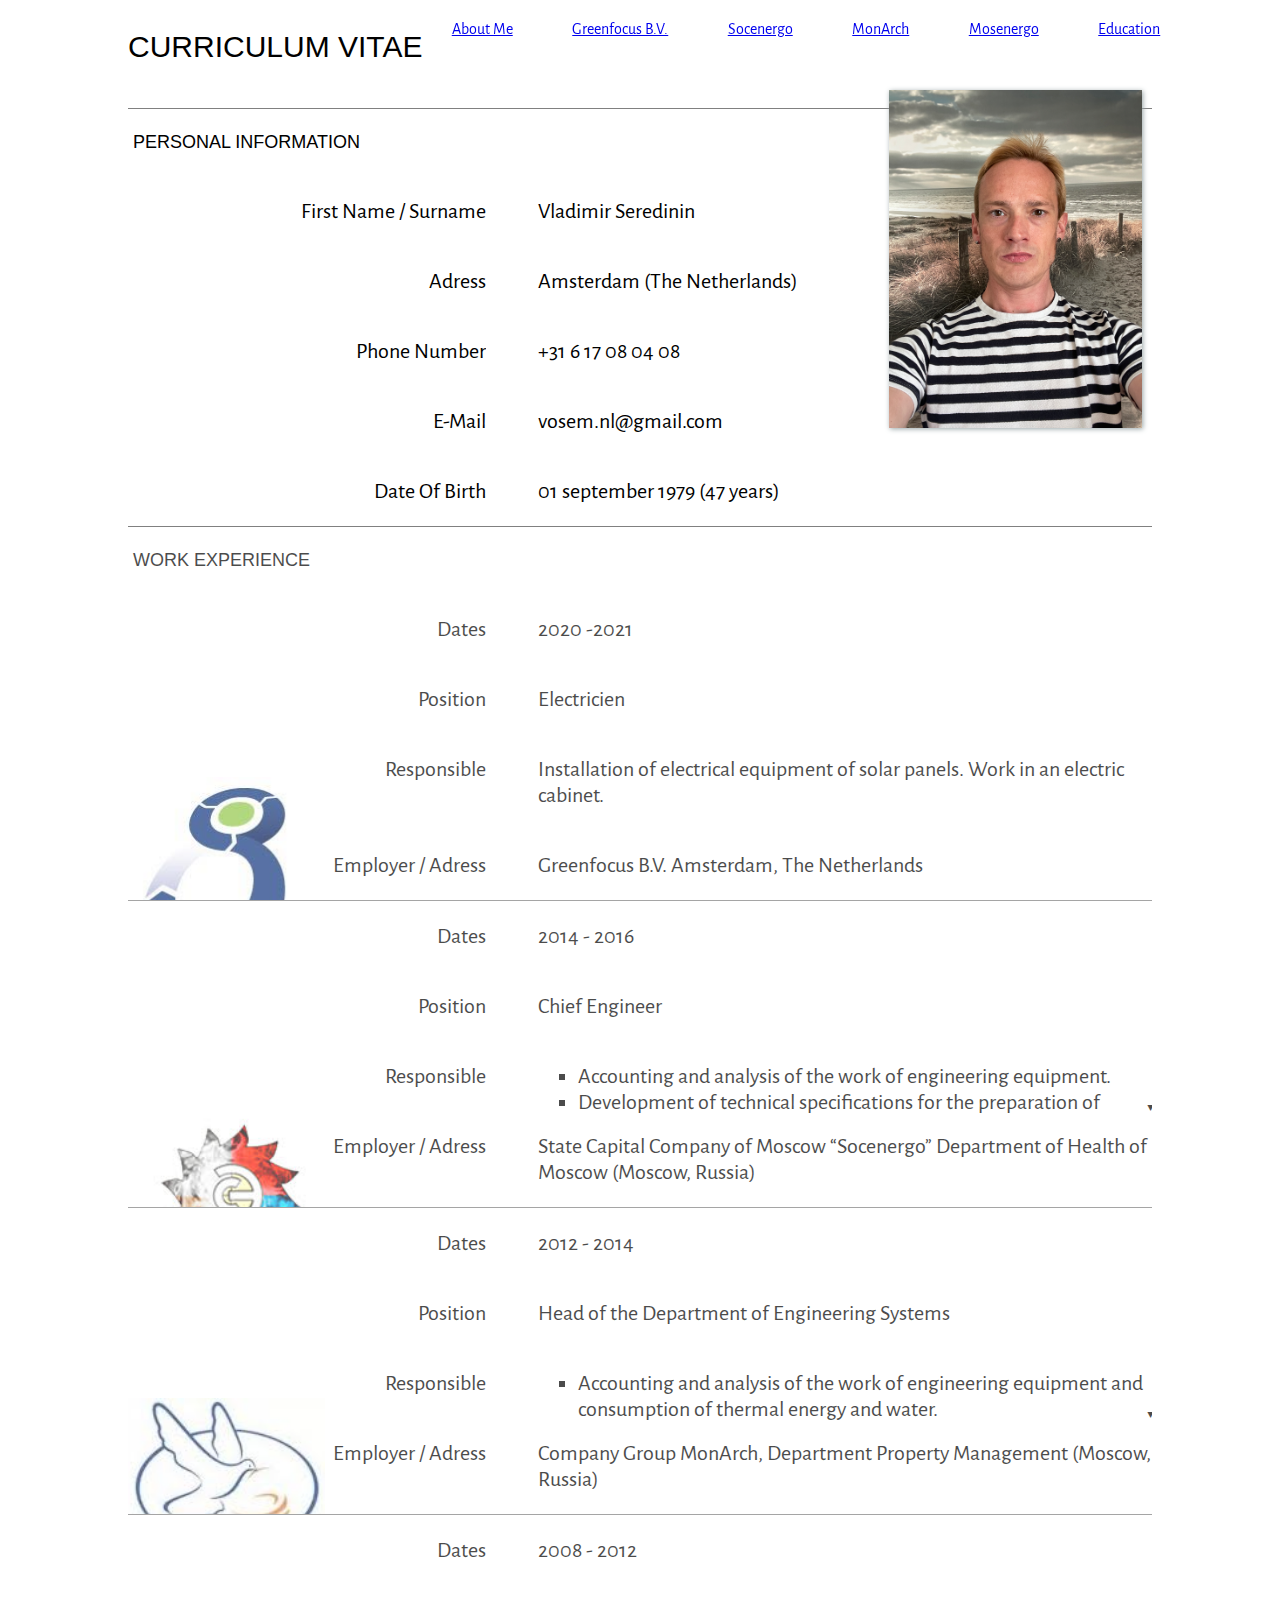
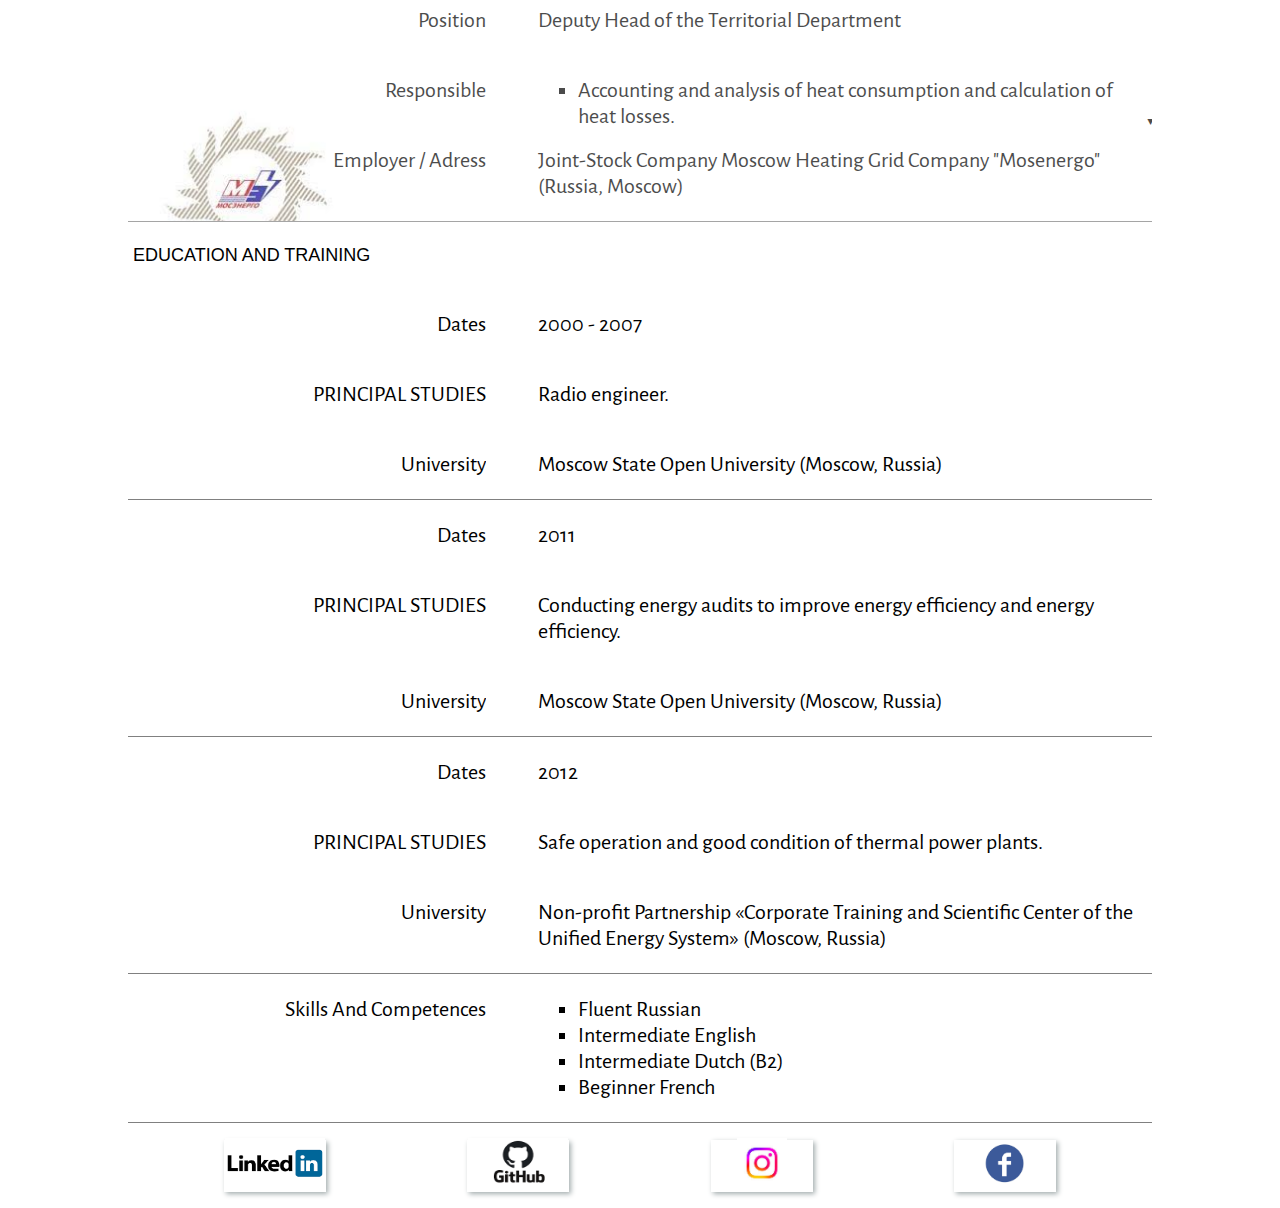
<file: Week1/DigitalResume/index.html>
<!DOCTYPE html>
<html>
<head>
  <title> e-CV VSeredinin </title>
  <link rel="stylesheet" type="text/css" href="style.css">
  <meta http-equiv="Content-Type" content="text/thml" charset="utf-8">
  <script>
    function updateAge()
    {
        let element=document.getElementById('age');
        let year=1979;
        if (element)
        {
            element.innerHTML=new Date().getFullYear()-year;
        }
    }
  </script>
</head>
<body onload="updateAge()"">
    <header class="header last">
        <div class="image_vs"> <img src="./VSeredinin.JPG" width="25%" alt="VSeredinin" align="right">
        </div>
        <div class="head">
            <p> Curriculum Vitae </p>
        </div>
        <div class="menu">
            <div> <a href="#me"> About Me </a></div>
            <div> <a href="#greenfocus"> Greenfocus B.V. </a></div>
            <div> <a href="#socenergo"> Socenergo </a></div>
            <div> <a href="#monarch"> MonArch </a></div>
            <div> <a href="#mosenergo"> Mosenergo </a></div>
            <div> <a href="#education"> Education </a></div>
        </div>
    </header>
    <section class="section image_v" id="me">
        <div class="content_name">
            <p> Personal Information </p>
        </div>
        <div class="name">
            <p> First name / surname </p>
        </div>
        <div class="null">  </div>
        <div class="content">
            <p> Vladimir Seredinin </p>
        </div>
        <div class="name">
            <p> Adress </p>
        </div>
        <div class="null">  </div>
        <div class="content">
            <p> Amsterdam (The Netherlands) </p>
        </div>
        <div class="name">
            <p> Phone number </p>
        </div>
        <div class="null">  </div>
        <div class="content">
            <p> +31 6 17 08 04 08 </p>
        </div>
        <div class="name">
            <p> E-mail </p>
        </div>
        <div class="null">  </div>
        <div class="content">
            <p> vosem.nl@gmail.com </p>
        </div>
        <div class="name last">
            <p> Date of Birth </p>
        </div>
        <div class="null last">  </div>
        <div class="content last">
            <p> 01 september 1979 (<span id="age"></span> years)</p>
        </div>
    </section>

    <section class="section image_gf" id="greenfocus">
        <div class="content_name">
            <p> Work Experience </p>
        </div>
        <div class="name">
            <p> Dates </p>
        </div>
        <div class="null">  </div>
        <div class="content">
            <p> 2020 -2021 </p>
        </div>
        <div class="name">
            <p> Position </p>
        </div>
        <div class="null">  </div>
        <div class="content">
            <p> Electricien </p>
        </div>
        <div class="name">
            <p> Responsible </p>
        </div>
        <div class="null">  </div>
        <div class="content">
            <p> Installation of electrical equipment of solar panels. Work in an 
                electric cabinet. </p>
        </div>
        <div class="name last">
            <p> Employer / Adress </p>
        </div>
        <div class="null last">  </div>
        <div class="content last">
            <p>  Greenfocus B.V. Amsterdam, The Netherlands </p>
        </div>
    </section>

    <section class="section image_se" id="socenergo">
        <div class="name">
            <p> Dates </p>
        </div>
        <div class="null">  </div>
        <div class="content">
            <p> 2014 - 2016 </p>
        </div>
        <div class="name">
            <p> Position </p>
        </div>
        <div class="null">  </div>
        <div class="content">
            <p> Chief Engineer </p>
        </div>
        <div class="name">
            <p> Responsible </p>
        </div>
        <div class="null">  </div>
        <div class="content_r">
            <ul type="square">  
                <li> Accounting and analysis of the work of engineering equipment.</li>
                <li> Development of technical specifications for the preparation of 
                        project documentation.</li>
                <li> Development of new methods and energy- efficient solutions, 
                        implementation, monitoring and regulation of optimal consumption of resources.</li>
                <li>  Verification of project documentation for compliance with the 
                    requirements of norms, rules and terms of reference.</li>
                <li>  Technical supervision over the progress of construction works and 
                    control over the work of contractors.</li>
                <li> Management of the heat and water supply of buildings.</li>
                <li> Carrying out scheduled repair work, eliminating emergency 
                    situations, mutual settlements with consumers and resources, 
                    supplying organisations.</li>
                <li>  The consumption of thermal energy has decreased by 17-20%, 
                    water consumption is 25-30%.</li>
                <li>  The emergency situation decreased by 30%.</li>
                <li> Training has been carried out on personnel operating 
                    equipment. </li>
            </ul>
        </div>
        <div class="name last">
            <p> Employer / Adress </p>
        </div>
        <div class="null  last">  </div>
        <div class="content last">
            <p>  State Capital Company of Moscow “Socenergo” Department of 
                Health of Moscow (Moscow, Russia)</p>
        </div>
    </section>

    <section class="section image_ma" id="monarch">
        <div class="name">
            <p> Dates </p>
        </div>
        <div class="null">  </div>
        <div class="content">
            <p> 2012 - 2014 </p>
        </div>
        <div class="name">
            <p> Position </p>
        </div>
        <div class="null">  </div>
        <div class="content">
            <p> Head of the Department of Engineering Systems </p>
        </div>
        <div class="name">
            <p> Responsible </p>
        </div>
        <div class="null">  </div>
        <div class="content_r">
            <ul type="square">  
                <li>  Accounting and analysis of the work of engineering equipment 
                    and consumption of thermal energy and water.</li>
                <li> Participation in the development and implementation of energy efficient measures, control and regulation of optimal parameters of 
                    resource consumption.</li>
                <li> Development of technical specifications for the preparation of 
                    project documentation.</li>
                <li> Verification of project documentation for compliance with the 
                    requirements of norms, rules and terms of reference.</li>
                <li> Technical supervision over the progress of reconstruction and 
                    control over the work of contractors.</li>
                <li> Management of engineering services of buildings. Maintaining 
                    the technical policy of the organisation.</li>
                <li> Re-equipment of engineering equipment of buildings, telemetry, 
                    and smart system were installed.</li>
                <li> The consumption of thermal energy has decreased by 20-25%, 
                    electric 10%, water consumption 30-35%.</li>
                <li> The emergency situation in the heating (winter period) decreased 
                    by 40%.</li>
                <li> Personnel training has been conducted using new equipment. </li>
            </ul>
        </div>
        <div class="name last">
            <p> Employer / Adress </p>
        </div>
        <div class="null last">  </div>
        <div class="content last">
            <p> Company Group MonArch, Department Property Management 
                (Moscow, Russia) </p>
        </div>
    </section>

    <section class="section image_me" id="mosenergo">
        <div class="name">
            <p> Dates </p>
        </div>
        <div class="null">  </div>
        <div class="content">
            <p> 2008 - 2012 </p>
        </div>
        <div class="name">
            <p> Position </p>
        </div>
        <div class="null">  </div>
        <div class="content">
            <p> Deputy Head of the Territorial Department </p>
        </div>
        <div class="name">
            <p> Responsible </p>
        </div>
        <div class="null">  </div>
        <div class="content_r">
            <ul type="square">  
                <li> Accounting and analysis of heat consumption and calculation of 
                    heat losses.</li>
                <li> Participation in the development and implementation of energy efficient measures, control and regulation of optimal parameters of 
                    heat energy consumption.</li>
                <li> Development of technical specifications for the preparation of 
                    project documentation.</li>
                <li> Verification of project documentation for compliance with the 
                    requirements of norms, rules and terms of reference.</li>
                <li> Technical supervision over the progress of construction and repair 
                    works and control over the work of contractors</li>
                <li> Management of the thermal inspection service.</li>
                <li> Reduction of thermal energy losses by 19-23%.</li>
                <li> T Increase in the number of consumers by 25%.</li>
                <li> Training of personnel in energy-efficient activities was 
                    conducted. </li>
            </ul>
        </div>
        <div class="name last">
            <p> Employer / Adress </p>
        </div>
        <div class="null last">  </div>
        <div class="content last">
            <p>  Joint-Stock Company Moscow Heating Grid Company "Mosenergo" 
                (Russia, Moscow) </p>
        </div>
    </section>

    <section class="section">
        <div class="content_name" id="education">
            <p> Education and Training </p>
        </div>
        <div class="name">
            <p> Dates </p>
        </div>
        <div class="null">  </div>
        <div class="content">
            <p> 2000 - 2007 </p>
        </div>
        <div class="name">
            <p> PRINCIPAL STUDIES </p>
        </div>
        <div class="null">  </div>
        <div class="content">
            <p> Radio engineer. </p>
        </div>
        <div class="name last">
            <p> University </p>
        </div>
        <div class="null last">  </div>
        <div class="content last">
            <p> Moscow State Open University (Moscow, Russia) </p>
        </div>
    </section>

    <section class="section">
        <div class="name">
            <p> Dates </p>
        </div>
        <div class="null">  </div>
        <div class="content">
            <p> 2011 </p>
        </div>
        <div class="name">
            <p> PRINCIPAL STUDIES </p>
        </div>
        <div class="null">  </div>
        <div class="content">
            <p> Conducting energy audits to improve energy efficiency and 
                energy efficiency. </p>
        </div>
        <div class="name last">
            <p> University </p>
        </div>
        <div class="null last">  </div>
        <div class="content last">
            <p> Moscow State Open University (Moscow, Russia) </p>
        </div>
    </section>

    <section class="section">
        <div class="name">
            <p> Dates </p>
        </div>
        <div class="null">  </div>
        <div class="content">
            <p> 2012 </p>
        </div>
        <div class="name">
            <p> PRINCIPAL STUDIES </p>
        </div>
        <div class="null">  </div>
        <div class="content">
            <p> Safe operation and good condition of thermal power plants. </p>
        </div>
        <div class="name last">
            <p> University </p>
        </div>
        <div class="null last">  </div>
        <div class="content last">
            <p> Non-profit Partnership «Corporate Training and Scientific Center of 
                the Unified Energy System» (Moscow, Russia) </p>
        </div>
    </section>

    <section class="section">
        <div class="name last">
            <p> Skills and Competences </p>
        </div>
        <div class="null last">  </div>
        <div class="content last">
            <ul type=square>
                <li> Fluent Russian </li>
                <li> Intermediate English </li>
                <li> Intermediate Dutch (B2) </li>
                <li> Beginner French </li>
            </ul>
        </div>
    </section>

    <footer class="footer">
        <div class="image_ss"> <p> <a href="https://www.linkedin.com/in/vladimir-seredinin-217524176/"><img src="./Linkedin.png" width="100" height="50" alt="linkedin"></a></p></div>
        <div class="image_ss"><p> <a href="https://github.com/VladimirSeredinin"> <img src="./GitHub.png" width="100" height="50" alt="Github"></a></p></div>
        <div class="image_ss"><p> <a href="http;//instagram.com/vosem.nl.vovka?igshid=YmMyMTA2M2Y="><img src="./Instagram.jpeg" width="50" height="50" alt="Instagram"></a></p></div>
        <div class="image_ss"><p><a href="https://www.facebook.com/profile.php?id=100003801532187"><img src="./Facebook.png" width="43" height="43" alt="Facebook"></a></p></div>
    </footer>
</body>
</html>
</file>
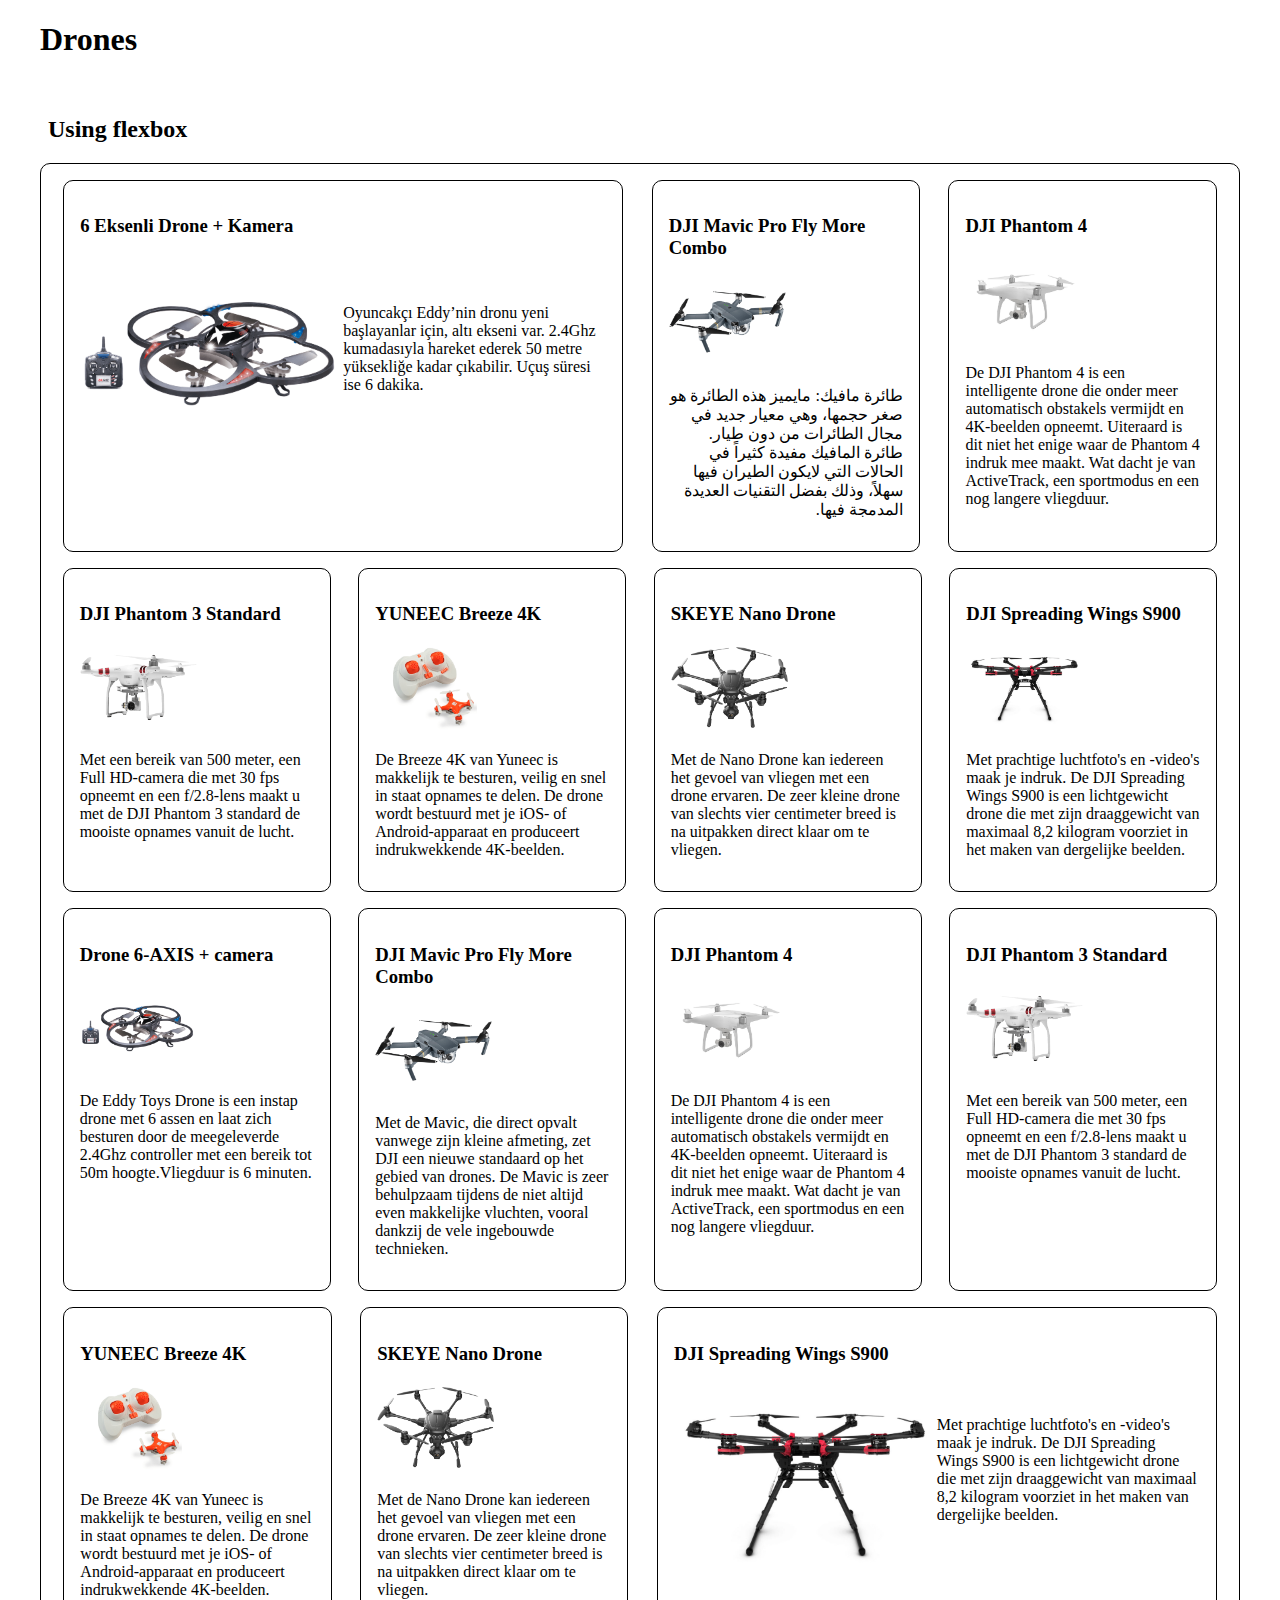
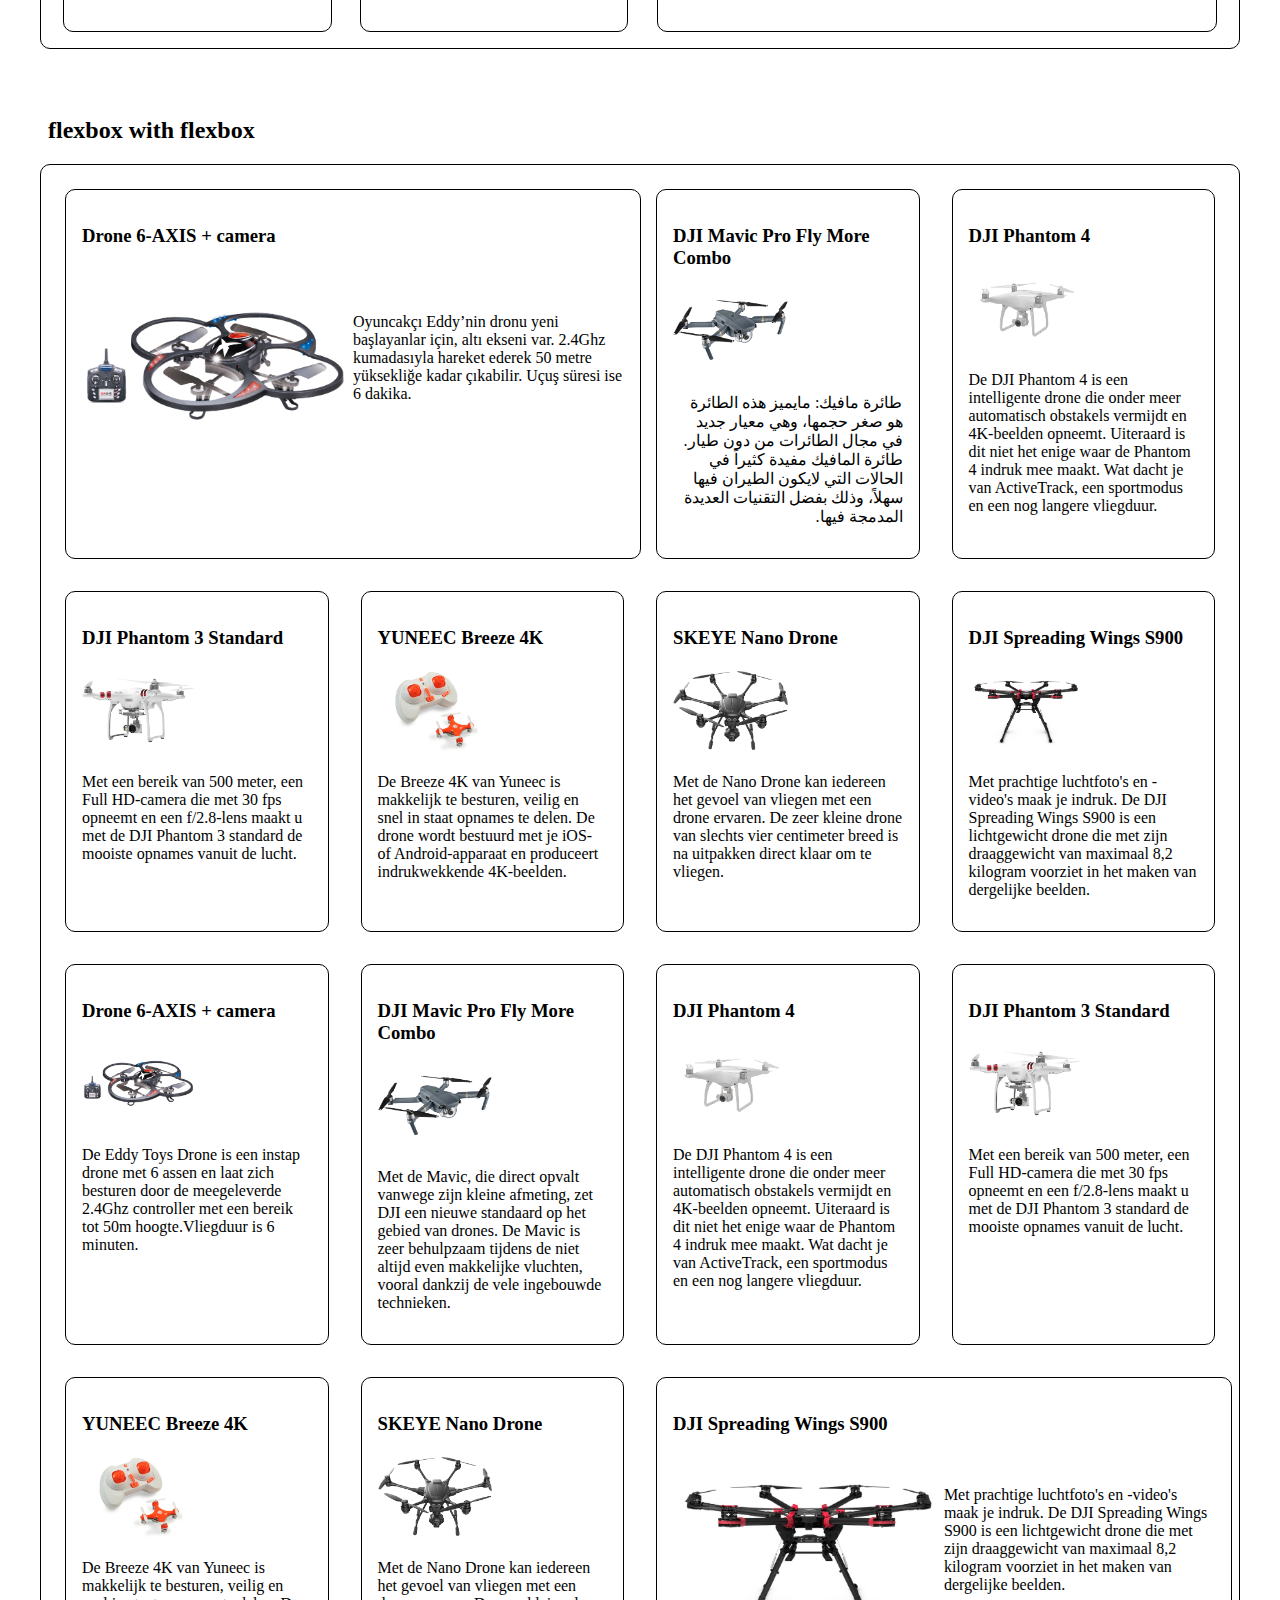
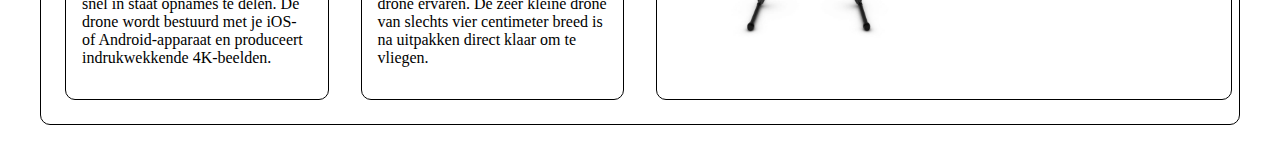
<file: Week2/DronesWebsite/index.html>
<!doctype html>
<html>
    <head>
        <meta charset="utf-8">
        <meta name="viewport" content="width=device-width, initial-scale=1.0">
        <title>Drones</title>
        <link rel="stylesheet" href="style.css">
    </head>
    <body>
        <header>
            <h1>Drones</h1>
        </header>
        <main>
            <section class="flexbox-section">
                <h2>Using flexbox</h2>
                <ul class="flexbox-list">
                    <li class="flexbox-item">
                        <h3>6 Eksenli Drone + Kamera</h3>
                        <img src="./drone1.png">
                        <p>Oyuncakçı Eddy’nin dronu yeni başlayanlar için, altı ekseni var. 2.4Ghz kumadasıyla hareket ederek 50 metre yüksekliğe kadar çıkabilir. Uçuş süresi ise 6 dakika.</p>
                    </li>
                    <li class="flexbox-item">
                        <h3>DJI Mavic Pro Fly More Combo</h3>
                        <img src="./drone2.png">
                         <p dir="rtl">طائرة مافيك: مايميز هذه الطائرة هو صغر حجمها، وهي معيار جديد في مجال الطائرات من دون طيار. طائرة المافيك مفيدة كثيراً في الحالات التي لايكون الطيران فيها سهلاً، وذلك بفضل التقنيات العديدة المدمجة فيها.</p>
                    </li>
                    <li class="flexbox-item">
                        <h3>DJI Phantom 4</h3>
                        <img src="./drone3.png">
                        <p>De DJI Phantom 4 is een intelligente drone die onder meer automatisch obstakels vermijdt en 4K-beelden opneemt. Uiteraard is dit niet het enige waar de Phantom 4 indruk mee maakt. Wat dacht je van ActiveTrack, een sportmodus en een nog langere vliegduur.</p>
                    </li>
                    <li class="flexbox-item">
                        <h3>DJI Phantom 3 Standard</h3>
                        <img src="./drone4.png">
                        <p>Met een bereik van 500 meter, een Full HD-camera die met 30 fps opneemt en een f/2.8-lens maakt u met de DJI Phantom 3 standard de mooiste opnames vanuit de lucht.</p>
                    </li>
                    <li class="flexbox-item">
                        <h3>YUNEEC Breeze 4K</h3>
                        <img src="./drone5.png">
                        <p>De Breeze 4K van Yuneec is makkelijk te besturen, veilig en snel in staat opnames te delen. De drone wordt bestuurd met je iOS- of Android-apparaat en produceert indrukwekkende 4K-beelden.</p>
                    </li>
                    <li class="flexbox-item">
                        <h3>SKEYE Nano Drone</h3>
                        <img src="./drone6.png">
                        <p>Met de Nano Drone kan iedereen het gevoel van vliegen met een drone ervaren. De zeer kleine drone van slechts vier centimeter breed is na uitpakken direct klaar om te vliegen.</p>
                    </li>
                    <li class="flexbox-item">
                        <h3>DJI Spreading Wings S900</h3>
                        <img src="./drone7.png">
                        <p>Met prachtige luchtfoto's en -video's maak je indruk. De DJI Spreading Wings S900 is een lichtgewicht drone die met zijn draaggewicht van maximaal 8,2 kilogram voorziet in het maken van dergelijke beelden.</p>
                    </li>
                    <li class="flexbox-item">
                        <h3>Drone 6-AXIS + camera</h3>
                        <img src="./drone1.png">
                        <p>De Eddy Toys Drone is een instap drone met 6 assen en laat zich besturen door de meegeleverde 2.4Ghz controller met een bereik tot 50m hoogte.Vliegduur is 6 minuten.</p>
                    </li>
                    <li class="flexbox-item">
                        <h3>DJI Mavic Pro Fly More Combo</h3>
                        <img src="./drone2.png">
                        <p>Met de Mavic, die direct opvalt vanwege zijn kleine afmeting, zet DJI een nieuwe standaard op het gebied van drones. De Mavic is zeer behulpzaam tijdens de niet altijd even makkelijke vluchten, vooral dankzij de vele ingebouwde technieken.</p>
                    </li>
                    <li class="flexbox-item">
                        <h3>DJI Phantom 4</h3>
                        <img src="./drone3.png">
                        <p>De DJI Phantom 4 is een intelligente drone die onder meer automatisch obstakels vermijdt en 4K-beelden opneemt. Uiteraard is dit niet het enige waar de Phantom 4 indruk mee maakt. Wat dacht je van ActiveTrack, een sportmodus en een nog langere vliegduur.</p>
                    </li>
                    <li class="flexbox-item">
                        <h3>DJI Phantom 3 Standard</h3>
                        <img src="./drone4.png">
                        <p>Met een bereik van 500 meter, een Full HD-camera die met 30 fps opneemt en een f/2.8-lens maakt u met de DJI Phantom 3 standard de mooiste opnames vanuit de lucht.</p>
                    </li>
                    <li class="flexbox-item">
                        <h3>YUNEEC Breeze 4K</h3>
                        <img src="./drone5.png">
                        <p>De Breeze 4K van Yuneec is makkelijk te besturen, veilig en snel in staat opnames te delen. De drone wordt bestuurd met je iOS- of Android-apparaat en produceert indrukwekkende 4K-beelden.</p>
                    </li>
                    <li class="flexbox-item">
                        <h3>SKEYE Nano Drone</h3>
                        <img src="./drone6.png">
                        <p>Met de Nano Drone kan iedereen het gevoel van vliegen met een drone ervaren. De zeer kleine drone van slechts vier centimeter breed is na uitpakken direct klaar om te vliegen.</p>
                    </li>
                    <li class="flexbox-item">
                        <h3>DJI Spreading Wings S900</h3>
                        <img src="./drone7.png">
                        <p>Met prachtige luchtfoto's en -video's maak je indruk. De DJI Spreading Wings S900 is een lichtgewicht drone die met zijn draaggewicht van maximaal 8,2 kilogram voorziet in het maken van dergelijke beelden.</p>
                    </li>
                </ul>
                
            </section>
            <section class="grid-section">
                <h2>flexbox with flexbox</h2>
                <ul class="grid-list">
                    <li class="grid-item">
                        <h3>Drone 6-AXIS + camera</h3>
                        <img src="./drone1.png">
                        <p>Oyuncakçı Eddy’nin dronu yeni başlayanlar için, altı ekseni var. 2.4Ghz kumadasıyla hareket ederek 50 metre yüksekliğe kadar çıkabilir. Uçuş süresi ise 6 dakika.</p>
                    </li>
                    <li class="grid-item">
                        <h3>DJI Mavic Pro Fly More Combo</h3>
                        <img src="./drone2.png">
                         <p dir="rtl">طائرة مافيك: مايميز هذه الطائرة هو صغر حجمها، وهي معيار جديد في مجال الطائرات من دون طيار. طائرة المافيك مفيدة كثيراً في الحالات التي لايكون الطيران فيها سهلاً، وذلك بفضل التقنيات العديدة المدمجة فيها.</p>
                    </li>
                    <li class="grid-item">
                        <h3>DJI Phantom 4</h3>
                        <img src="./drone3.png">
                        <p>De DJI Phantom 4 is een intelligente drone die onder meer automatisch obstakels vermijdt en 4K-beelden opneemt. Uiteraard is dit niet het enige waar de Phantom 4 indruk mee maakt. Wat dacht je van ActiveTrack, een sportmodus en een nog langere vliegduur.</p>
                    </li>
                    <li class="grid-item">
                        <h3>DJI Phantom 3 Standard</h3>
                        <img src="./drone4.png">
                        <p>Met een bereik van 500 meter, een Full HD-camera die met 30 fps opneemt en een f/2.8-lens maakt u met de DJI Phantom 3 standard de mooiste opnames vanuit de lucht.</p>
                    </li>
                    <li class="grid-item">
                        <h3>YUNEEC Breeze 4K</h3>
                        <img src="./drone5.png">
                        <p>De Breeze 4K van Yuneec is makkelijk te besturen, veilig en snel in staat opnames te delen. De drone wordt bestuurd met je iOS- of Android-apparaat en produceert indrukwekkende 4K-beelden.</p>
                    </li>
                    <li class="grid-item">
                        <h3>SKEYE Nano Drone</h3>
                        <img src="./drone6.png">
                        <p>Met de Nano Drone kan iedereen het gevoel van vliegen met een drone ervaren. De zeer kleine drone van slechts vier centimeter breed is na uitpakken direct klaar om te vliegen.</p>
                    </li>
                    <li class="grid-item">
                        <h3>DJI Spreading Wings S900</h3>
                        <img src="./drone7.png">
                        <p>Met prachtige luchtfoto's en -video's maak je indruk. De DJI Spreading Wings S900 is een lichtgewicht drone die met zijn draaggewicht van maximaal 8,2 kilogram voorziet in het maken van dergelijke beelden.</p>
                    </li>
                    <li class="grid-item">
                        <h3>Drone 6-AXIS + camera</h3>
                        <img src="./drone1.png">
                        <p>De Eddy Toys Drone is een instap drone met 6 assen en laat zich besturen door de meegeleverde 2.4Ghz controller met een bereik tot 50m hoogte.Vliegduur is 6 minuten.</p>
                    </li>
                    <li class="grid-item">
                        <h3>DJI Mavic Pro Fly More Combo</h3>
                        <img src="./drone2.png">
                        <p>Met de Mavic, die direct opvalt vanwege zijn kleine afmeting, zet DJI een nieuwe standaard op het gebied van drones. De Mavic is zeer behulpzaam tijdens de niet altijd even makkelijke vluchten, vooral dankzij de vele ingebouwde technieken.</p>
                    </li>
                    <li class="grid-item">
                        <h3>DJI Phantom 4</h3>
                        <img src="./drone3.png">
                        <p>De DJI Phantom 4 is een intelligente drone die onder meer automatisch obstakels vermijdt en 4K-beelden opneemt. Uiteraard is dit niet het enige waar de Phantom 4 indruk mee maakt. Wat dacht je van ActiveTrack, een sportmodus en een nog langere vliegduur.</p>
                    </li>
                    <li class="grid-item">
                        <h3>DJI Phantom 3 Standard</h3>
                        <img src="./drone4.png">
                        <p>Met een bereik van 500 meter, een Full HD-camera die met 30 fps opneemt en een f/2.8-lens maakt u met de DJI Phantom 3 standard de mooiste opnames vanuit de lucht.</p>
                    </li>
                    <li class="grid-item">
                        <h3>YUNEEC Breeze 4K</h3>
                        <img src="./drone5.png">
                        <p>De Breeze 4K van Yuneec is makkelijk te besturen, veilig en snel in staat opnames te delen. De drone wordt bestuurd met je iOS- of Android-apparaat en produceert indrukwekkende 4K-beelden.</p>
                    </li>
                    <li class="grid-item">
                        <h3>SKEYE Nano Drone</h3>
                        <img src="./drone6.png">
                        <p>Met de Nano Drone kan iedereen het gevoel van vliegen met een drone ervaren. De zeer kleine drone van slechts vier centimeter breed is na uitpakken direct klaar om te vliegen.</p>
                    </li>
                    <li class="grid-item">
                        <h3>DJI Spreading Wings S900</h3>
                        <img src="./drone7.png">
                        <p>Met prachtige luchtfoto's en -video's maak je indruk. De DJI Spreading Wings S900 is een lichtgewicht drone die met zijn draaggewicht van maximaal 8,2 kilogram voorziet in het maken van dergelijke beelden.</p>
                    </li>
                </ul>
            </section>
        </main>
    </body>
</html>
</file>
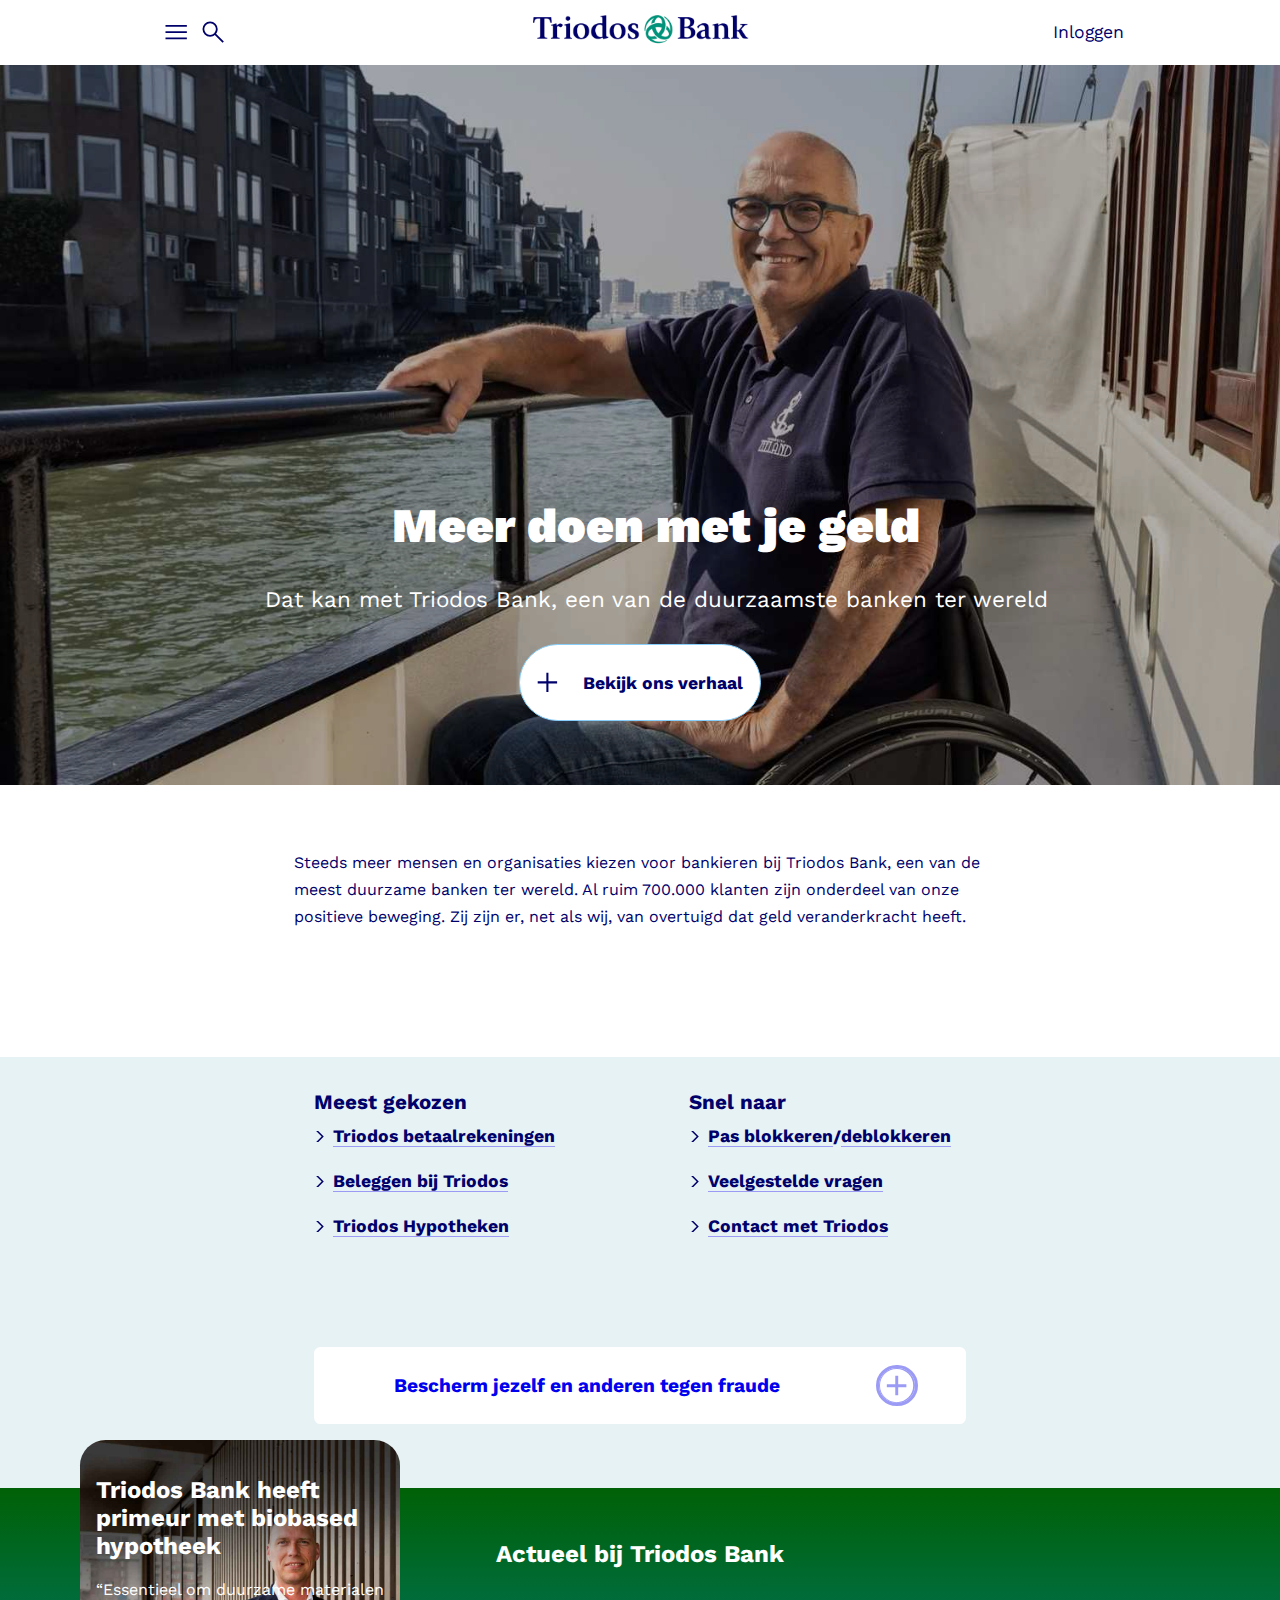
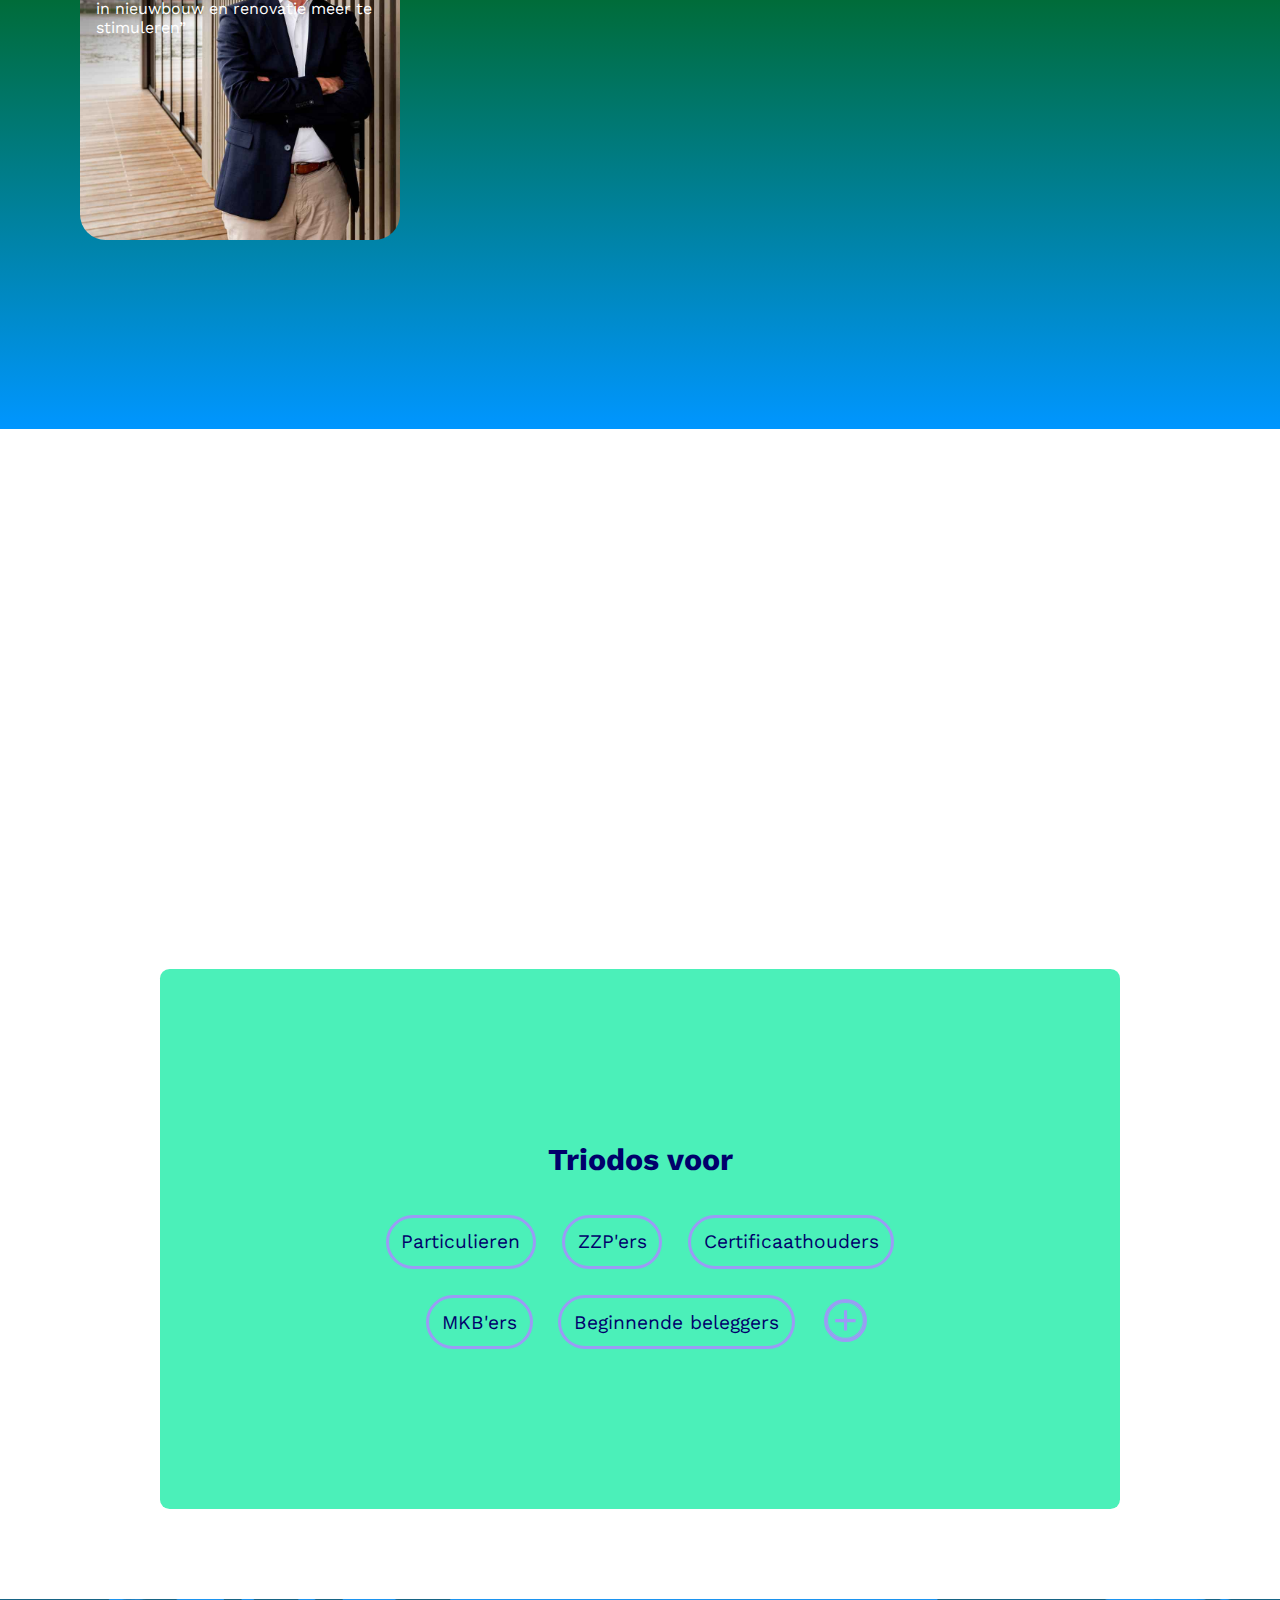
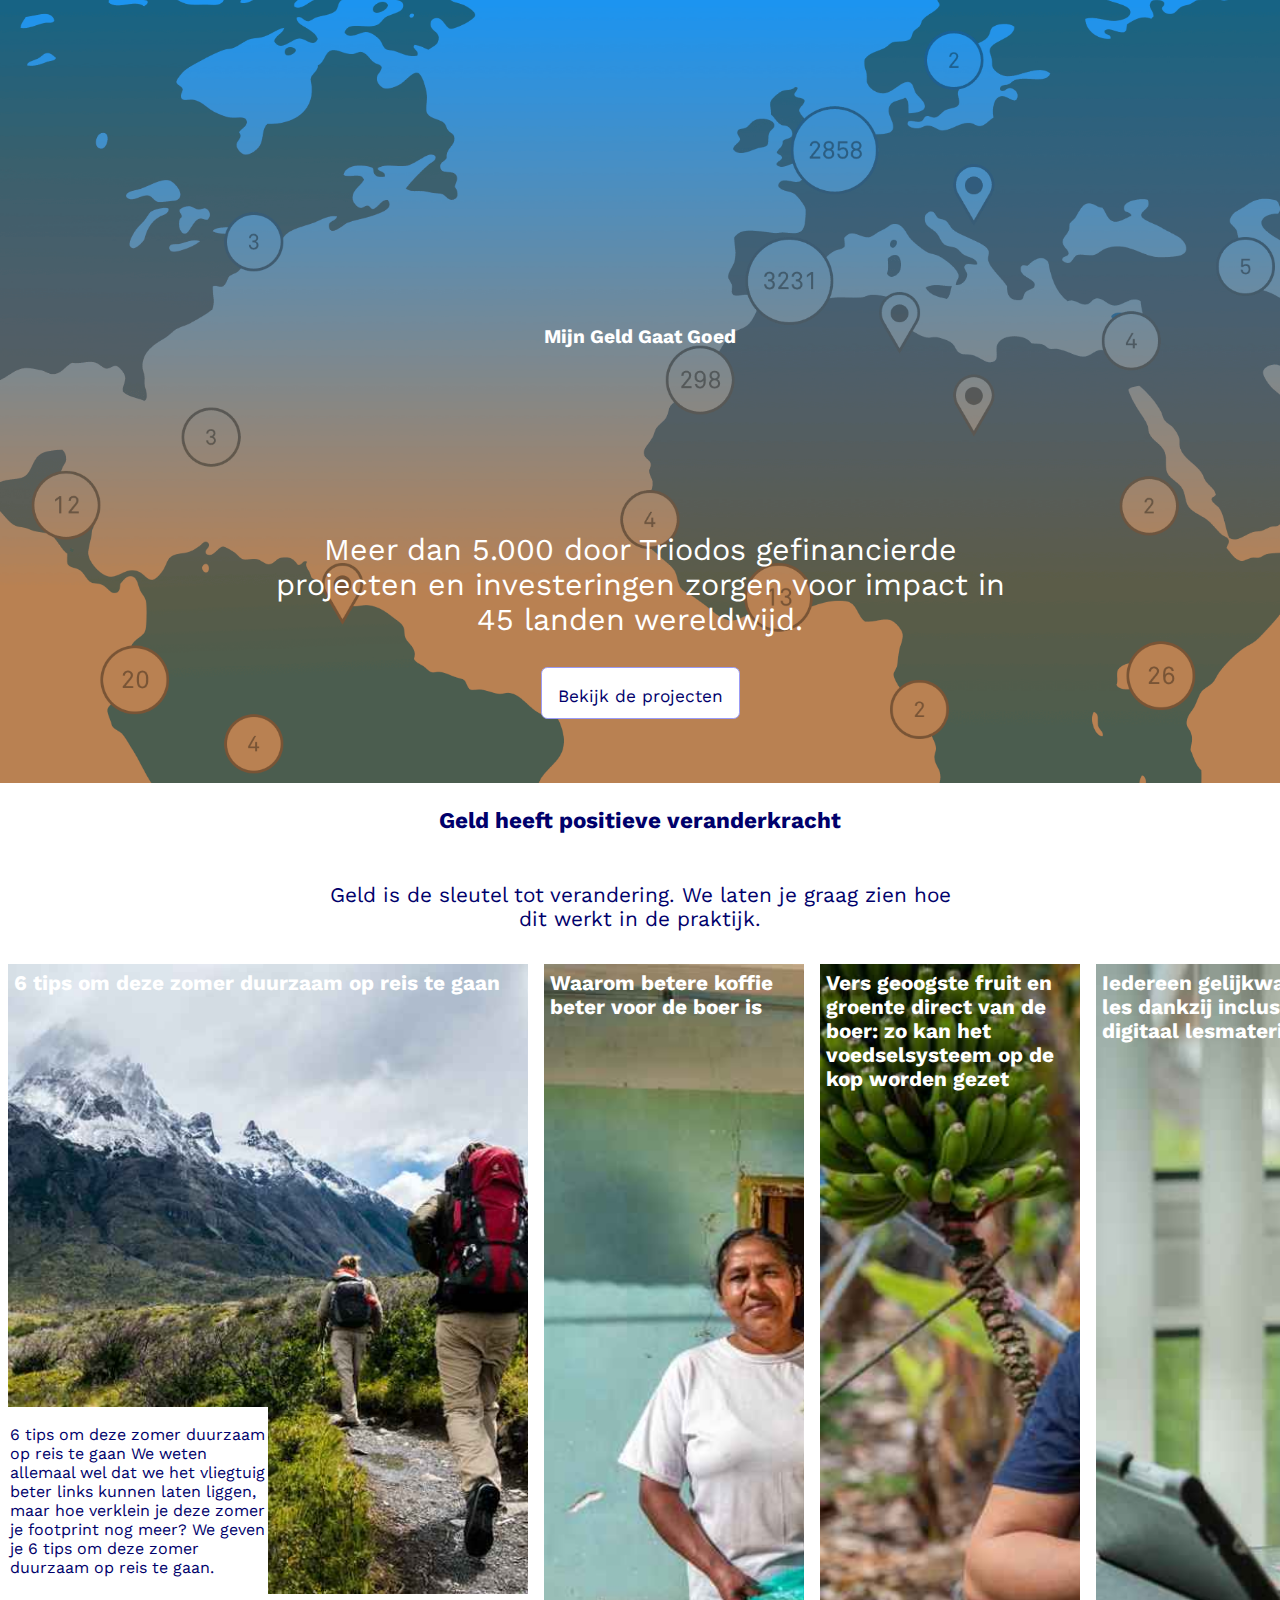
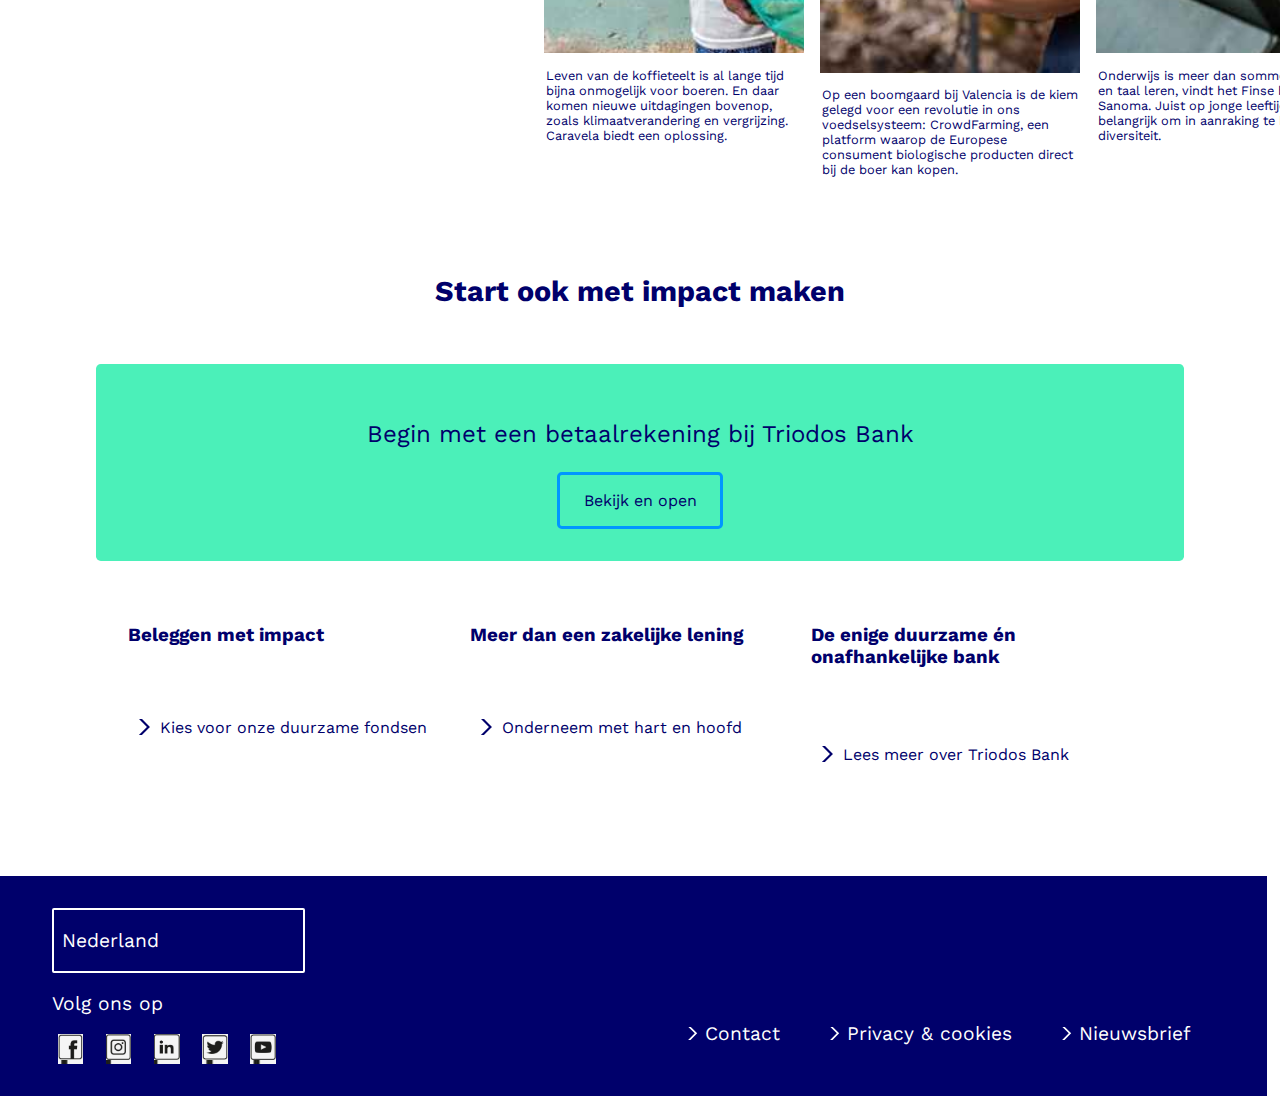
<file: Week2/hyf-html-exercises/index.html>
<!DOCTYPE html>
<html>
    <head>
        <meta http-equiv="Content-Type" content="text/html; charset=utf-8">
        <meta name="viewport" content="width=device-width, initial-scale=1.0, maximum-scale=2.0, user-scalable=no">
        <link rel="stylesheet" type="text/css" href="style.css">
        <link rel="icon" href="./Icon.png" type="image/png">
        <link rel="stylesheet" href="https://fonts.googleapis.com/css2?family=Material+Symbols+Outlined:opsz,wght,FILL,GRAD@48,400,0,0" />
        <link rel="stylesheet" href="https://fonts.googleapis.com/css2?family=Material+Symbols+Outlined:opsz,wght,FILL,GRAD@48,400,0,0" />
        <link rel="stylesheet" href="https://fonts.googleapis.com/css2?family=Material+Symbols+Outlined:opsz,wght,FILL,GRAD@20..48,100..700,0..1,-50..200" />
        <link rel="stylesheet" href="https://fonts.googleapis.com/css2?family=Material+Symbols+Outlined:opsz,wght,FILL,GRAD@20..48,100..700,0..1,-50..200" />
        <link rel="preconnect" href="https://fonts.googleapis.com">
        <link rel="preconnect" href="https://fonts.gstatic.com" crossorigin>
        <link href="https://fonts.googleapis.com/css2?family=Work+Sans:wght@400&display=swap" rel="stylesheet">
        <link rel="stylesheet" href="https://fonts.googleapis.com/css2?family=Material+Symbols+Outlined:opsz,wght,FILL,GRAD@20..48,100..700,0..1,-50..200" />
        <link rel="stylesheet" href="https://fonts.googleapis.com/css2?family=Material+Symbols+Outlined:opsz,wght,FILL,GRAD@20..48,100..700,0..1,-50..200" />
        <title> Triodos Bank </title>
    </head>
    <body>
        <header id="header-menu">
            <div class="hamburger-menu">
                <div class="menu_icon_blue"><a href=".html"><svg xmlns="http://www.w3.org/2000/svg" width="50" height="50" viewBox="-10 -10 62 62"><path d="M6 36v-3h36v3Zm0-10.5v-3h36v3ZM6 15v-3h36v3Z"/></svg></a></div>
                <div class="search_icon_blue"><a href=".html"><svg xmlns="http://www.w3.org/2000/svg" width="50" height="50" viewBox="-10 -10 62 62"><path d="M39.8 41.95 26.65 28.8q-1.5 1.3-3.5 2.025-2 .725-4.25.725-5.4 0-9.15-3.75T6 18.75q0-5.3 3.75-9.05 3.75-3.75 9.1-3.75 5.3 0 9.025 3.75 3.725 3.75 3.725 9.05 0 2.15-.7 4.15-.7 2-2.1 3.75L42 39.75Zm-20.95-13.4q4.05 0 6.9-2.875Q28.6 22.8 28.6 18.75t-2.85-6.925Q22.9 8.95 18.85 8.95q-4.1 0-6.975 2.875T9 18.75q0 4.05 2.875 6.925t6.975 2.875Z"/></svg></a></div>
            </div>
            <div class="logo"><a href="https://www.triodos.nl/"><img src="./Logo.png" alt="Logo.png"></a></div>
            <div class="inloggen"><p><a href=".html"> Inloggen </a></p></div>
        </header>
        <div class="meer">
            <main class="meer-container">
                <h1 class="meer-head"><b> Meer doen met je geld </b></h1>
                <p class="meer-text"> Dat kan met Triodos Bank, een van de duurzaamste banken ter wereld </p>
                <a class="meer-button" href=".html"><svg xmlns="http://www.w3.org/2000/svg" width="40" height="40" viewBox="9 9 30 30"><path d="M22.5 38V25.5H10v-3h12.5V10h3v12.5H38v3H25.5V38Z"/></svg><p><strong> Bekijk ons verhaal </strong></p></a>
            </main>
        </div>
        <section class="introduce">
            <div class="introduce-text"> Steeds meer mensen en organisaties kiezen voor bankieren bij Triodos Bank, een van de meest duurzame banken ter wereld. Al ruim 700.000 klanten zijn onderdeel van onze positieve beweging. Zij zijn er, net als wij, van overtuigd dat geld veranderkracht heeft. </div>
        </section>
        <nav class="menu">
            <div class="menu-div1">
                <ul class="menu-ul1">
                    <li> <h3> Meest gekozen </h3></li>
                    <li class="menu-item"> <svg xmlns="http://www.w3.org/2000/svg" width="40" height="40" viewBox="9 9 30 30"><path d="m15.2 43.9-2.8-2.85L29.55 23.9 12.4 6.75l2.8-2.85 20 20Z"/></svg> 
                        <a href=".html">
                            <p class="menu-p"> Triodos betaalrekeningen </p></a></li>
                    <li class="menu-item"> <svg xmlns="http://www.w3.org/2000/svg" width="40" height="40" viewBox="9 9 30 30"><path d="m15.2 43.9-2.8-2.85L29.55 23.9 12.4 6.75l2.8-2.85 20 20Z"/></svg>
                        <a href=".html">
                            <p class="menu-p"> Beleggen bij Triodos </p></a></li>
                    <li class="menu-item"> <svg xmlns="http://www.w3.org/2000/svg" width="40" height="40" viewBox="9 9 30 30"><path d="m15.2 43.9-2.8-2.85L29.55 23.9 12.4 6.75l2.8-2.85 20 20Z"/></svg>
                        <a href=".html">
                            <p class="menu-p"> Triodos Hypotheken </p></a></li>
                </ul>
            </div>
            <div class="menu-div2">
                <ul class="menu-ul2">
                    <li> <h3> Snel naar </h3></li>
                    <li class="menu-item"> <svg xmlns="http://www.w3.org/2000/svg" width="40" height="40" viewBox="9 9 30 30"><path d="m15.2 43.9-2.8-2.85L29.55 23.9 12.4 6.75l2.8-2.85 20 20Z"/></svg> 
                        <a href=".html"> 
                        <p class="menu-p"> Pas blokkeren</p></a>   
                        <p>/</p>
                        <a href=".html">
                        <p class="menu-p">deblokkeren</p></a></li>
                    <li class="menu-item"> <svg xmlns="http://www.w3.org/2000/svg" width="40" height="40" viewBox="9 9 30 30"><path d="m15.2 43.9-2.8-2.85L29.55 23.9 12.4 6.75l2.8-2.85 20 20Z"/></svg>
                        <a href=".html">
                            <p class="menu-p"> Veelgestelde vragen </p></a></li>
                    <li class="menu-item"> <svg xmlns="http://www.w3.org/2000/svg" width="40" height="40" viewBox="9 9 30 30"><path d="m15.2 43.9-2.8-2.85L29.55 23.9 12.4 6.75l2.8-2.85 20 20Z"/></svg>
                        <a href=".html">
                            <p class="menu-p"> Contact met Triodos </p></a></li>
                </ul>
            </div>
        </nav>
        <section class="bescherm-main">
            <a href=".html">
                <div class="bescherm"> 
                    <p> <b>Bescherm jezelf en anderen tegen fraude</b></p>
                    <svg xmlns="http://www.w3.org/2000/svg" width="50" height="50" viewBox="6 6 36 36"><path d="M22.65 34h3v-8.3H34v-3h-8.35V14h-3v8.7H14v3h8.65ZM24 44q-4.1 0-7.75-1.575-3.65-1.575-6.375-4.3-2.725-2.725-4.3-6.375Q4 28.1 4 23.95q0-4.1 1.575-7.75 1.575-3.65 4.3-6.35 2.725-2.7 6.375-4.275Q19.9 4 24.05 4q4.1 0 7.75 1.575 3.65 1.575 6.35 4.275 2.7 2.7 4.275 6.35Q44 19.85 44 24q0 4.1-1.575 7.75-1.575 3.65-4.275 6.375t-6.35 4.3Q28.15 44 24 44Zm.05-3q7.05 0 12-4.975T41 23.95q0-7.05-4.95-12T24 7q-7.05 0-12.025 4.95Q7 16.9 7 24q0 7.05 4.975 12.025Q16.95 41 24.05 41ZM24 24Z"/></svg> 
                </div>
            </a>
        </section>
        <section class="widget-field">
            <div class="widget-up">
                <h2> Actueel bij Triodos Bank </h2>
            </div>
            <div class="widgets">
                <div class="widget-shadow">
                    <div class="widget1">
                        <h2 class="wi-h">Triodos Bank heeft primeur met biobased hypotheek</h2>
                        <p class="wi-p"> “Essentieel om duurzame materialen in nieuwbouw en renovatie meer te stimuleren”</p>
                    </div>
                </div>
            </div>
            <div class="widget-down">
                <div class="tv">
                    <h2> Triodos voor </h2>
                    <div class="tv-items">
                        <a class="tv-item tv-item-p" href=".tmhl"><p> Particulieren</p></a>
                        <a class="tv-item tv-item-z" href=".html"><p> ZZP'ers </p></a>
                        <a class="tv-item tv-item-c" href=".html"><p>Certificaathouders</p></a>
                        <a class="tv-item tv-item-m" href="html"><p> MKB'ers </p></a>
                        <a class="tv-item tv-item-b" href=".html"><p> Beginnende beleggers </p></a>
                        <a class="tv-item tv-item-sp" href="html"><svg xmlns="http://www.w3.org/2000/svg" width="50" height="50" viewBox="6 6 36 36"><path d="M22.65 34h3v-8.3H34v-3h-8.35V14h-3v8.7H14v3h8.65ZM24 44q-4.1 0-7.75-1.575-3.65-1.575-6.375-4.3-2.725-2.725-4.3-6.375Q4 28.1 4 23.95q0-4.1 1.575-7.75 1.575-3.65 4.3-6.35 2.725-2.7 6.375-4.275Q19.9 4 24.05 4q4.1 0 7.75 1.575 3.65 1.575 6.35 4.275 2.7 2.7 4.275 6.35Q44 19.85 44 24q0 4.1-1.575 7.75-1.575 3.65-4.275 6.375t-6.35 4.3Q28.15 44 24 44Zm.05-3q7.05 0 12-4.975T41 23.95q0-7.05-4.95-12T24 7q-7.05 0-12.025 4.95Q7 16.9 7 24q0 7.05 4.975 12.025Q16.95 41 24.05 41ZM24 24Z"/></svg></a>
                    </div>
                </div>
            </div>
        </section>        
        <section class="mggg">
            <h4> Mijn Geld Gaat Goed</h4>
            <div class="text">
                <p> Meer dan 5.000 door Triodos gefinancierde projecten en investeringen zorgen voor impact in 45 landen wereldwijd.</p>
            </div>
            <a class="project" href="html."><div><p> Bekijk de projecten </p></div></a>
        </section>
        <section class="stories">
            <div class="head-stories"><h3> Geld heeft positieve veranderkracht</h3></div>
            <div class="intro-stories"><p> Geld is de sleutel tot verandering. We laten je graag zien hoe dit werkt in de praktijk.</p></div>
            <div class="item-stories"> 
                <div class="story0"> 
                    <div class="h-story0"> <h4> 6 tips om deze zomer duurzaam op reis te gaan </h4></div>
                    <div class="p-story0"><p>6 tips om deze zomer duurzaam op reis te gaan
                        We weten allemaal wel dat we het vliegtuig beter links kunnen laten liggen, maar hoe verklein je deze zomer je footprint nog meer? We geven je 6 tips om deze zomer duurzaam op reis te gaan. </p></div>
                </div>
                <div class="story1"> 
                    <div class="h-story1"> <h4> Waarom betere koffie beter voor de boer is</h4></div>
                    <div class="p-story1"><p>Leven van de koffieteelt is al lange tijd bijna onmogelijk voor boeren. En daar komen nieuwe uitdagingen bovenop, zoals klimaatverandering en vergrijzing. Caravela biedt een oplossing.</p></div>
                </div>
                <div class="story1 story2"> 
                    <div class="h-story1"> <h4> Vers geoogste fruit en groente direct van de boer: zo kan het voedselsysteem op de kop worden gezet</h4></div>
                    <div class="p-story1"><p>Op een boomgaard bij Valencia is de kiem gelegd voor een revolutie in ons voedselsysteem: CrowdFarming, een platform waarop de Europese consument biologische producten direct bij de boer kan kopen.</p></div>
                </div>
                
                <div class="story1 story3"> 
                    <div class="h-story1"> <h4> Iedereen gelijkwaardig les dankzij inclusief en digitaal lesmateriaal</h4></div>
                    <div class="p-story1"><p>Onderwijs is meer dan sommen maken en taal leren, vindt het Finse bedrijf Sanoma. Juist op jonge leeftijd is het belangrijk om in aanraking te komen met diversiteit.</p></div>
                </div> 
            </div>
        </section>    
        <section class="start">
            <div class="start-h">
                <h2> Start ook met impact maken </h2>
            </div>
            <div class="start-block">
                <p> Begin met een betaalrekening bij Triodos Bank</p>
                <a href="html">
                    <div class="start-button">
                        <p> Bekijk en open </p>
                    </div>
                </a>
            </div>
            <div class="start-list">
                <div class="start-items">
                    <div class="list-header">
                        <h3> Beleggen met impact </h3>
                    </div>
                    <a href=".html"> 
                        <div class="list-content list-content1"> 
                            <svg class="list-svg list-svg-1" xmlns="http://www.w3.org/2000/svg" width="40" height="40" viewBox="9 9 30 30"><path d="m15.2 43.9-2.8-2.85L29.55 23.9 12.4 6.75l2.8-2.85 20 20Z"/></svg> 
                            <p class="list-link"> Kies voor onze duurzame fondsen </p>
                        </div>
                    </a>
                </div>
                <div class="start-items">
                    <div class="list-header">
                        <h3> Meer dan een zakelijke lening </h3>
                    </div>
                    <a href=".html">
                        <div class="list-content list-content2"> 
                            <svg class="list-svg list-svg-2" xmlns="http://www.w3.org/2000/svg" width="40" height="40" viewBox="9 9 30 30"><path d="m15.2 43.9-2.8-2.85L29.55 23.9 12.4 6.75l2.8-2.85 20 20Z"/></svg> 
                            <p class="list-link"> Onderneem met hart en hoofd </p>
                        </div>
                    </a>
                </div>
                <div class="start-items">
                    <div class="list-header">
                        <h3> De enige duurzame én<br> onafhankelijke bank </h3>
                    </div>
                    <a href=".html">
                        <div class="list-content list-content3"> 
                            <svg class="list-svg list-svg-3"xmlns="http://www.w3.org/2000/svg" width="40" height="40" viewBox="9 9 30 30"><path d="m15.2 43.9-2.8-2.85L29.55 23.9 12.4 6.75l2.8-2.85 20 20Z"/></svg> 
                            <p class="list-link"> Lees meer over Triodos Bank </p>
                        </div>
                    </a>
                </div>
            </div>
        </section>
        <footer>
            <div class="row">
                <div class="column">
                    <div class="location"><p>Nederland</p> </div>
                    <div class="volg"><p>Volg ons op</p></div>
                    <div class="social">
                        <div class="facebook icon"><a href="html."><img src="./facebook.jpeg" alt="facebook"</a></div>
                        <div class="instagram icon"><a href="html."><img src="./instagram.jpeg" alt="instagram"</a></div>
                        <div class="linkedin icon"><a href="html."><img src="./linkedin.jpeg" alt="linkedin"</a></div>
                        <div class="twitter icon"><a href="html."><img src="./twitter.jpeg" alt="twitter"</a></div>
                        <div class="youtube icon"><a href="html."><img src="./youtube.jpeg" alt="youtube"</a></div>
                    </div>
                </div>
                <div class="contact-h">
                    <a href="html.">
                        <div class=" Contact point">    
                            <svg xmlns="http://www.w3.org/2000/svg" width="40" height="40" viewBox="9 9 30 30"><path d="m15.2 43.9-2.8-2.85L29.55 23.9 12.4 6.75l2.8-2.85 20 20Z"/></svg>
                            <p> Contact</p>
                        </div>
                    </a>
                    <a href="html.">
                        <div class="Privacy-&-cookies point">
                            <svg xmlns="http://www.w3.org/2000/svg" width="40" height="40" viewBox="9 9 30 30"><path d="m15.2 43.9-2.8-2.85L29.55 23.9 12.4 6.75l2.8-2.85 20 20Z"/></svg>
                            <p> Privacy & cookies</p>
                        </div>
                    </a>
                    <a href="html.">
                        <div class="Nieuwsbrief point">
                            <svg xmlns="http://www.w3.org/2000/svg" width="40" height="40" viewBox="9 9 30 30"><path d="m15.2 43.9-2.8-2.85L29.55 23.9 12.4 6.75l2.8-2.85 20 20Z"/></svg>
                            <p>Nieuwsbrief</p>
                        </div>
                    </a>
                </div>
            </div>
        </footer>
        
    </body>
</html>
</file>
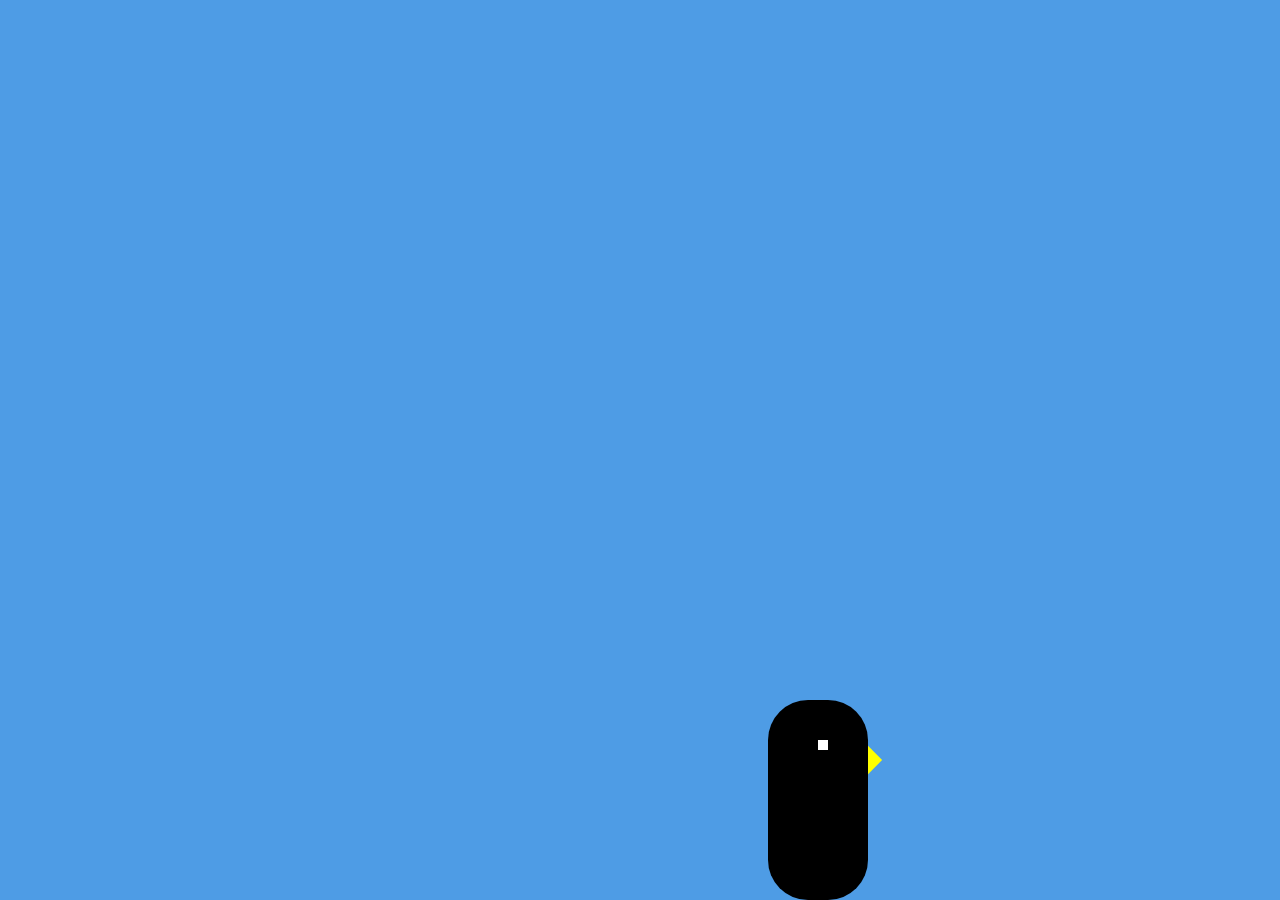
<file: Week1/Bird/bird.html>
<!DOCTYPE html>
<html>
    <head>
        <title> Bird </title>
        <link rel="stylesheet" type="text/css" href="style.css">
        <meta http-equiv="Content-Type" content="text/thml" charset="utf-8">
    </head>
    <body>
        <div class="bird">
        <div class="body">
        <div class="eye"></div>
        </div>
        <div class="beak"></div>
    </div>
    </body>
</html>
</file>
<file: Week1/DigitalResume/style.css>
@import url('https://fonts.googleapis.com/css2?family=Alegreya+Sans:wght@300&family=Courgette&display=swap');

body {
    font-family:  'Alegreya Sans', sans-serif;
    width: 80%;
    margin: 0px auto;
}
.header {
    display: flex;
    align-items: center;
    height: 12vh;
    z-index: 1;
    position: relative;
    width: 100%;
}
.head{
    position: absolute;
    z-index: 1;
    height: 20px;
    left: 0;
    top: 0;
    width: 100%;
    text-align: left;
    font-size: 30px;
    font-family: Arial, Helvetica, sans-serif;
    text-transform: uppercase;
    text-align: left;
}
.menu{
    display: flex;
    justify-content: space-around;
    z-index: 2;
    position:fixed;
    top: 20px;
    right: 90px;
    width: 60%;
    background-color: rgba(255, 255, 255, 0.7);


}
.image_vs{
    position: absolute;
    z-index: 2;
    right: 10px;
    top: 90px;
}
.image_vs img
{
    box-shadow: 1px 1px 5px rgb(153, 166, 167);

}
.section{
    display: flex;
    flex-direction: row;
    flex-wrap: wrap;
    width: 100%;
    font-family: Verdana, Geneva, Tahoma, sans-serif;
    text-transform: uppercase;
}
.section:hover{
    box-shadow: 0 0 5px rgb(27, 70, 77);
}
.image_gf{
    background-image: url("./Greenfocus.jpeg");
    background-size: 20% auto;
    background-position: -2% 250px;
    opacity: 0.7;
    background-repeat: no-repeat;
}
.image_se{
    background-image: url("./Cosenergo.jpeg");
    background-size: 30% auto;
    background-position: -7% 180px;
    opacity: 0.7;
    background-repeat: no-repeat;
}
.image_ma{
    background-image: url("./Monarch.jpeg");
    background-size: 20% auto;
    background-position: -1% 190px;
    opacity: 0.7;
    background-repeat: no-repeat;
}
.image_me{
    background-image: url("./Mosenergo.jpeg");
    background-size: 25% auto;
    background-position: -1% 180px;
    opacity: 0.7;
    background-repeat: no-repeat;
}
.content_name{
    grid-column-start: 1;
    grid-column-end: 2;
    width: 100%;
    //height: 7vh;
    font-size: large;
    margin: 5px;
}
.name{
    display: inline-block;
    width: 35%;
    //height: 7vh;
    text-align: right;
    font-family:  'Alegreya Sans', sans-serif;
    text-transform: capitalize;
    font-size: 22px;
    text-overflow: ellipsis;
    overflow: hidden;
}
.null{
    width: 5%;
    //height: 7vh;
}
.content{
    display: inline-block;
    width: 60%;
    //height: 7vh;
    font-family:  'Alegreya Sans', sans-serif;
    text-transform: none;
    font-size: 22px;
}
.content_r{
    display: inline-block;
    width: 60%;
    font-family:  'Alegreya Sans', sans-serif;
    text-transform: none;
    font-size: 22px;
    position: relative;
}
.content_r ul{
    z-index:999;
    position:absolute;
    height: 5ex;
    overflow: hidden;
    background-color: white;;
    transition: height 1s, transform 1s, background-color 1s;
    transform: scale(1, 1);
    text-overflow: ellipsis;
}
.content_r:hover ul{
    inset: 3px 3px 5px 5px rgb(171, 206, 211);
    background-color: rgb(205, 214, 216);
    box-shadow: 0px 1px 5px rgb(171, 206, 211);
    inset: 3px 3px 5px 5px rgb(171, 206, 211);
    top: -7ex;
    height: 20ex;
    transform: scale(1,5 1,5);
    overflow-Y: scroll;
}
.content_r ul::before
{
    content: '\25BC';
    position: absolute;
    top: 2ex;
    right:-13px;
    padding: 10px;
    text-align: left;
}
.last{
    border-bottom: 1px solid gray;
    
}
.footer{
    display: flex;
    flex-direction: row;
    align-items: center;
    justify-content: space-around;
    height: 35px;
    margin: 25px;
}
.image_ss {
    border: 0 solid rgb(171, 206, 211);
    box-shadow: 2px 2px 5px rgb(164, 173, 174);
    width: 102px;
    height: 52px;
    display: flex;
    align-items: center;
    justify-content: center;
}
</file>
<file: Week2/DronesWebsite/style.css>
*{
    box-sizing: border-box;
}
ul{
    margin: 0px;
    padding: 0px;
}
.flexbox-section{
    padding: 1em;
}
h1{
    padding-left: 1em;
}
h2{
    padding-left: 1em;
}
.flexbox-selection{
    margin: auto;
    padding: 2em;
}
.grid-section{
    margin: auto;
    padding: 1em;
}
.flexbox-list{
    display: flex;
    flex-direction: row;
    flex-wrap: wrap;
    justify-content: space-around;
    align-items: stretch;
    align-content: center;
    border: 1px solid black;
    border-radius: 10px;
}
.grid-list{
    display: grid;
    justify-items: start;
    align-items: stretch;
    border: 1px solid black;
    border-radius: 10px;
}
.flexbox-item{
    list-style-type: none;
    border: 1px solid black;
    border-radius: 10px;
    overflow: hidden;
    padding: 1em;
}
.grid-item{
    list-style-type: none;
    border: 1px solid black;
    border-radius: 10px;
    overflow: hidden;
    padding: 1em;
    margin: 0.5em;
}
.flexbox-item img{
    width: 50%;  
}
.grid-item img{
    width: 50%;
}
.flexbox-item:nth-child(2) p{
    text-align: right;
}
.grid-item:nth-child(2) p{
    text-align: right;
}
/* hover */
.flexbox-item:hover{
    gap:0em 0em;
    transform: scale(1.1, 1.1);
    background-color: white;
    opacity: 1;
    z-index: 1;
    box-shadow: 1em 1em 1em gray;
}
.grid-item:hover{
    gap: 0em 0em;
    transform: scale(1.1, 1.1);
    background-color: white;
    opacity: 1;
    z-index: 1;
    box-shadow: 1em 1em 1em gray;
}
.flexbox-item{
    transition: 1s;
    background-color: white;
    opacity: 1;
}
.grid-item{
    transition: 1s;
    background-color: white;
    opacity: 1;
}

/* for PC */
@media screen and (min-width:1024px){
    .flexbox-list{
    margin: 1em;
    padding: 1em;
    gap: 1em;
    }
    .flexbox-item:first-child{
    width: 48%;
    gap: 1em 1em;
    }
    .flexbox-item:first-child img{
    float:left;
    }
    .flexbox-item:first-child p{
    padding-top: 3em;
    margin-left: 4em;
    }
    .flexbox-item{
    width: 23%;
    gap: 1em 1em;
    }
    .flexbox-item:last-child{
    width: 48%;
    gap: 1em 1em;
    }
    .flexbox-item:last-child img{
    float:left;
    }
    .flexbox-item:last-child p{
    padding-top: 2em;
    margin-left: 4em;
    }
    /* grid for PC */
    .grid-list{
    display: grid;
    grid-template-columns: auto auto auto auto;
    grid-auto-flow: row;
    margin: 1em;
    padding: 1em;
    gap: 1em;
    }
    .grid-item:first-child{
    grid-column: 1/2;
    width: 206%;
    gap: 1em 1em;
    }
    .grid-item:nth-child(2){
    grid-column: 3/3;
    gap: 1em 1em;
    }
    .grid-item:last-child{
    grid-column: 3/4;
    width: 206%;
    gap: 1em 1em;
    }
    .grid-item:first-child img{
    float:left;
    }
    .grid-item:first-child p{
    padding-top: 3em;
    margin-left: 4em;
    }
    .grid-item:last-child img{
    float:left;
    }
    .grid-item:last-child p{
    padding-top: 2em;
    margin-left: 4em;
    }
}
/* for laptop */
@media screen and (max-width:1024px) and (min-width:600px){
    .flexbox-list{
    margin: 0.5em;
    padding: 0.5em;
    gap: 0.5em;
    }
    .flexbox-item:nth-child(1){
    width: 49%;
    gap: 0.5em 0.5em;
    }
    .flexbox-item{
    width: 32%;
    gap: 0.5em 0.5em;
    }
    .flexbox-item:nth-child(2){
    width: 49%;
    gap: 0.5em 0.5em;
    }
    /* grid for laptop */
    .grid-list{
    display: grid;
    grid-template-columns: repeat(16%,6) 4%;
    width: 100%;
    }
    .grid-item:nth-child(3n+2){
    grid-column-start: 5;
    grid-column-end: 7;
    }
    .grid-item:nth-child(3n){
    grid-column-start: 1;
    grid-column-end: 3;
    }
    .grid-item:nth-child(3n+1){
    grid-column-start: 3;
    grid-column-end: 5;
    }
    .grid-item:nth-child(1){
    grid-column-start: 1;
    grid-column-end: 4;
    }
    .grid-item:nth-child(2){
    grid-column-start: 4;
    grid-column-end: 7;
    }
}
/* for telephone */
@media screen and (max-width:600px) {
    p{
    font-size: small;
    }
    h1, h2, h3{
    font-size: small;
    }
    .flexbox-item{
    flex-direction: row;
    align-content: stretch;
    width: 98%;
    margin: 0.25em;
    padding: 0.25em;
    gap: 0.25em 0.25em;
    }
    /* grid for phone */
    .grid-list{
    grid-auto-flow: row;
    justify-items: stretch;
    width: 98%;
    margin: 0.25em;
    padding: 0.25em;
    gap: 0.25em 0.25em;
    }
}
</file>
<file: Week2/hyf-html-exercises/style.css>
@font-face { 
    src: url(https://www.triodos.nl/wro/fonts/akkurat-bold.woff);
    src: url(./akkurat-bold.woff)
}
body{
    width: 100%;
    padding: 0;
    margin: 0;
    font-family: 'Work Sans', sans-serif;
}
a {
    text-decoration: none;
}
header{
    background-color: white;
    display:flex;
    flex-direction: row;
    justify-content: space-around;
    align-items: center;
    padding: 0.3rem;
    margin: 0;
}
.hamburger-menu{
    display: flex;
    flex-direction: row;
    justify-content: center;
}
.hamburger-menu svg{
    width: 2.3rem;
    height: 2.3rem;
    fill: #00006b;
}

.logo img{
    width: 100%;
    height: 1.9rem;
}
.inloggen a{
    text-decoration: none;
    color: #00006b;
}
.inloggen p{
    font-size: 1.1rem;
    color: #00006b;
}

.meer{
    width: 100%;
    margin: 0;
    padding: 0;
    background-image: url(./triodoshippo_heroImageDesktop.jpeg);
    background-size: cover;
}
.meer-container{
    height: 80vh;
    background-color: rgba(0, 0, 0, 0.304);
    display: flex;
    flex-direction: column;
    justify-content: flex-end;
    position: relative;
    z-index: 1;
}
.meer-head{
    width: 100%;
    margin: 1rem;
    text-align: center;
    color: rgba(255, 255, 255, 1);
    font-size: 3rem;
}
.meer-text{
    width: 100%;
    margin: 1rem;
    text-align: center;
    color: rgba(255, 255, 255, 1);
    font-size: 1.4rem;
}
.meer-button{
    display: flex;
    align-self: center;
    flex-direction: row;
    align-items: center;
    justify-content: space-around;    
    width: 18%;
    height: 9%;
    margin: 1rem;
    margin-bottom: 4rem;
    padding: 0.3rem;
    background-color: rgba(255, 255, 255, 1);
    font-size: 1.1rem;
    color: #00006b;
    border: 1px solid lightskyblue;
    border-radius: 4rem;
    overflow: hidden;
}
a.meer-button{
    text-decoration: none;
    text-align: center;
    color: #00006b;
}
.meer-button svg{
    margin: 0;
    padding: 0;
    width: 1.3rem;
    height: 1.3rem;
    fill: #00006b;
}
.meer-button:hover{
    background-color: #00006b;
    color:white;
    border: 1px solid #00006b;
}
.meer-button:hover svg{
    fill: white;
}
.introduce{
    height: 16vh;
    padding: 5%;
    margin: 0;
}
.introduce-text{
   padding-left: 10%;
   padding-right: 10%;
    line-height: 1.7;
    text-align: left;
    color: #00006b;
    margin-left: 10%;
    margin-right: 10%;
}
.menu-ul1 svg{
    margin: 0;
    padding: 0;
    padding-right: 0.5rem;
    width: 0.7rem;
    height: 0.7rem;
    fill: #00006b;
}
.menu-ul2 svg{
    margin: 0;
    padding: 0;
    padding-right: 0.5rem;
    width: 0.7rem;
    height: 0.7rem;
    fill: #00006b;
}
.menu{
    color: #00006b;
    font-size: 1.1rem;
    font-weight: bold;
}
.menu a{
    text-decoration: none;
    color: #00006b;
}
.menu ul{
    list-style: none;
    width: 100%;
    padding-left: 0;
}
.menu-item{
    display: flex;
    flex-direction: row;
    align-items: center;
    margin: 0;
    padding: 0;
    height: 5vh;
}
.menu{
    padding: 1rem;
    display: grid;
    grid-template-columns: 20% 30% 30% 20%;
    background-color: #e7f2f5;
}
.menu p{
    margin: 0.1;
}
.menu-ul1 h3{
    margin: 0;
}
.menu-ul2 h3{
    margin: 0;
}
.menu-p{
    border-bottom: 0.1rem solid #9b9bf5;
}
.menu svg{
    margin: 0.1;
}
.menu-div1{
    grid-column: 2/3;
    padding-left: 13%;
}
.menu-div2{
    grid-column: 3/4;
    padding-left: 13%;
}
.menu-p:hover{
    border-bottom: 0.1rem solid #00006b;
}
.bescherm-main{
    display: flex;
    justify-content: center;
    background-color: #e7f2f5;
    padding: 5%;
}
.bescherm{
    display: flex;
    flex-direction: row;
    align-items: center;
    background-color: white;
    border-top: 0.5rem solid white;
    border-left: 3rem solid white;
    border-bottom: 0.5rem solid white;
    border-right: 3rem solid white;
    border-radius: 0.4rem;
}
.bescherm a{
    text-decoration: none;
    color: #00006b;
}
.bescherm p{
    margin-left: 2rem;
    padding-right: 1rem;
    font-size: 1.2rem;
}
.bescherm svg{
    width: 2.2rem;
    height: 2.2rem;
    fill: #9b9bf5;
    margin-left: 5rem;
    border: 0.2rem solid #9b9bf5;
    border-radius: 40px;
    transition: 0.6s;
}
.bescherm:hover svg{
    border: 0.2rem solid #00006b;
    border-radius: 40px;
}

.widget-up{
    background-image: linear-gradient(#006106, #0096ff);
    color: white;
    text-align: center;
    height: 53vh;
    padding: 2rem;
}
.widget-down{
    height: 120vh;
    display: flex;
    flex-direction: column-reverse;
    align-items: center;
}
.tv{
    height: 60vh;
    width: 75%;
    display: flex;
    flex-direction: column;
    justify-content: flex-end;
    align-items: center;
    justify-content: center;
    background-color: #4bf0b9;
    border-radius: 0.6rem;
}
.tv h2{
    color: #00006b;
    font-size: 1.9rem;
}
.tv-items{
    display: flex;
    flex-direction: row;
    flex-wrap: wrap;
    align-items: center;
    justify-content: center;
    margin: 0;
    width: 60%;
    transition: 0.6s;
}

.tv-item {
    text-decoration: none;
    color: #00006b;
}
.tv-item p {
    padding: 0.8rem;
    margin: 0.8rem;
    font-size: 1.2rem;
    border: 0.2rem solid #9b9bf5;
    border-radius: 4rem;
    transition: 0.6s;
}
.tv-items a:hover p{
    border: 0.2rem solid #00006b;
}

.tv-item svg{
    margin-left: 1rem;
    width: 2.3rem;
    height: 2.3rem;
    fill: #9b9bf5;
    border: 0.2rem solid #9b9bf5;
    border-radius: 30px;
    transition: 0.6s;
}
.tv-item-sp:hover svg{
    border: 0.2rem solid #00006b;
    border-radius: 30px;
}
.mggg{
    height: 80vh;
    margin-top: 7%;
    background-image: url(./kwymg-background.png);
    background-size: cover;
    display: flex;
    flex-direction: column;
    align-items: center;
    justify-content: end;
    padding-bottom: 4rem;
}
.mggg h4{
    color: white;
    font-size: 1.2rem;
}
.text{
    color: white;
    font-size: 1.9rem;
    width: 60%;
    text-align: center;
    margin-top: 10%;
}
.project{
    font-size: 1.08rem;
    color: #00006b;
    background-color: white;
    border: 0.1rem solid #9b9bf5;
    border-radius: 0.4rem;
    height: 2.3rem;
    padding-left: 1rem;
    padding-bottom: 0.8rem;
    padding-right: 1rem;
    padding-right: 0,8rem;
    text-decoration: none;
    transition: 0.6s;
}
.project:hover{
    border: 0.1rem solid #00006b;
}
.stories{
    display: flex;
    flex-direction: column;
    align-items: center;
    justify-content: center;
    height: 115vh;
}
.head-stories{
    text-align: center;
    font-size: 1.2rem;
    font-weight: bold;
    color: #00006b;
    padding: 0.1rem;
}
.intro-stories{
    text-align: center;
    width: 50%;
    font-size: 1.3rem;
    color: #00006b;
    padding: 0.3rem;
}
.item-stories{
    display: flex;
    flex-direction: row;
    align-items: stretch;
    justify-items: start;
    height: 100vh;
    width: 100%;
    overflow: hidden;
    overflow-x: scroll;
}
.item-stories>div:hover{
    transform: translate(0px, -5px);
}

.story0{
    background-image: url(./triodoshippo_overviewImage.jpeg);
}
.story0{
    display: flex;
    flex-direction: column;
    justify-content: space-between;
    min-width: 520px;
    height: 70vh;
    margin: 0.5rem;
    padding: 0;
    background-size: cover;
    transition: 0.6s;
}
.h-story0 h4{
    width: 100%;
    color: rgb(255, 255, 255);
    font-size: 1.3rem;
    text-align: left;
    overflow: wrap;
    padding: 0.4rem;
    margin: 0;
}
.p-story0 p{
    padding: 0.1rem;
    margin: 0.1;
    overflow: wrap;
    font-size: 1rem;
    color: #00006b;
}
.p-story0{
    margin: 0;
    width: 50%;
    background-color: rgb(255, 255, 255);
}

.story1{
    display: flex;
    flex-direction: column;
    justify-content: space-between;
    min-width: 260px;
    height: 70vh;
    margin: 0.5rem;
    padding: 0;
    background-size: cover;
    transition: 0.6s;
}
.h-story1 h4{
    width: 100%;
    color: rgb(255, 255, 255);
    font-size: 1.3rem;
    text-align: left;
    overflow: wrap;
    padding: 0.4rem;
    margin: 0;
}
.p-story1 p{
    padding: 0.1rem;
    margin: 0.1;
    overflow: wrap;
    font-size: 0.8rem;
    color: #00006b;
}
.p-story1{
    margin: 0;
    width: 100%;
    background-color: rgb(255, 255, 255);
}
.story1{
    background-image: url(./triodoshippo_overviewImage\ \(1\).jpeg);
    height: 92%;
}
.story2{
    background-image: url(./triodoshippo_overviewImage\ \(2\).jpeg);
    height: 96%;
}
.story3{
    background-image: url(./triodoshippo_overviewImage\ \(3\).jpeg);
    height: 92%;
}
/* block start*/
.start{
    display: flex;
    flex-direction: column;
    align-items: center;
    justify-content: center;
}
.start-h{
    width: 50rem;
    text-align: center;
    font-size: 1.2rem;
    padding: 2rem;
    color: #00006b;
}
.start-block{
    display: flex;
    flex-direction: column;
    align-items: center;
    justify-content: space-around;
    background-color: #4bf0b9;
    font-size: 1.5rem;
    padding: 2rem;
    width: 80%;
    color: #00006b;
    border-radius: 0.3rem;
    text-align: center;
}
.start-button{
    border: 0.2rem solid #0096ff;
    font-size: 1rem;
    width: 10rem;
    border-radius: 0.3rem;
    align-items: center;
    text-align: center;
    transition: 0.6s;
    color: #00006b;
}
.start-button a{
    text-decoration: none; 
    color: #00006b;
}
.start{
    margin-bottom: 10vh;
}
.start-list{
    display: flex;
    flex-direction: row;
    flex-wrap: wrap;
    align-items: flex-start;
    justify-content: space-between;
    width: 80%;
    margin-top: 5vh;
}
.start-items {
    display: flex;
    flex-direction: column;
    justify-content: flex-start;
    width: 33.3%;
    min-width: 300px;
}
.list-header {
    color: #00006b;
    font-weight: bold;
    text-align: left;
    margin: 0;
    padding: 0;
    height: 10vh;
}
.list-content {
    display: flex;
    flex-direction: row;
    align-items: center;
    height: 7vh;
    margin: 0;
    padding: 0;
    color: #00006b;
}
p.list-link{
    margin: 0;
}
h3.list-header{
    margin: 0;
}
.list-content3{
    margin-top: 3vh;
}
svg.list-svg {
    display: block;
    width: 1rem;
    height: 1rem;
    fill:#00006b;
    margin: 0.5rem;
    transition: 0.6s;
}

.start-items a:hover svg {
    transform: translate(2px, 0px);
}
.start-button:hover {
    border: 0.2rem solid #00006b;
}
/* block footer */
footer{
    background-color: #00006b;
    padding: 2rem;
    width: 94%;
}

.row{
    display: flex;
    flex-direction: row;
    justify-content: space-around;
    font-size: 1.0rem;
}
.column{
    display: flex;
    flex-direction: column;
    align-items: baseline;
    align-content: flex-end;
    width: 40%;
    margin: 0;
} 

.location{
    color:white;
    width: 50%;
    margin: 0;
    padding-left: 0.5rem;
    font-size: 1.2rem;
}
div.location {
    border: 2px solid white;
    border-radius: 2px;
    border-radius: 2px;
}
.volg{
    color: white;
    width: 50%;
    margin: 0;
    font-size: 1.2rem;
}

.social{
    display: flex;
    flex-direction: row;
    justify-content: space-around;
    width: 50%;
    margin: 0;
}

.icon img{
    width: 1.6rem;
    height: 1.6rem;
    text-decoration: none;
}
.facebook{
    background-image: url(./facebook.jpeg);
}
.instagram{
    background-image: url(./instagram.jpeg);
}
.linkedin{
    background-image: url(./linkedin.jpeg);
}
.twitter{
    background-image: url(./twitter.jpeg);
}
.youtube{
    background-image: url(./youtube.jpeg);
}

.contact-h{
    display: flex;
    position: row;
    align-items: flex-end;
    justify-content: space-around;
    width: 50%;
    margin: 0;
    bottom: 2rem;
    left: 2rem;
}

.point svg{
    width: 0.8rem;
    height: 0.8rem;
    fill: white;
    padding-right: 0.4rem;
}
.point{
    display: flex;
    flex-direction: row;
    align-items: baseline;
    color: white;
    font-size: 1.2rem;
}
.widget1{
    display: block;
    position: absolute;
    height: 23rem;
    width: 18rem;
    border-radius: 1.6rem;
    left: 5rem;
    top: 90rem;
    background-image: url(./triodoshippo_flexRegular.jpeg);
    background-size: contain;
    background-color: 1px solid black;
    color: white;
    padding: 1rem;
}
.widget-shadow{
    background-color: rgba(0, 0, 0, 0.304);
}
@media (max-width: 600px){
    .hamburger-menu svg {
        width: 2.0rem;
        height: 2.0rem;
    }
    .logo img {
        width: 100%;
        height: 1.5rem;
    }
    .inloggen p {
        font-size: 0.8rem;
    }
    
    .meer {
        background-image: url(./triodoshippo_flexRegular1.jpeg);
        height: 80vh;
        background-position: center;
    }
    .meer-container {
        height: 80vh;
        width: 90%;
    }
        
    .meer-head {
        font-size: 1.8rem;
    }
    .meer-text {
        font-size: 0.9rem;
        width: 90%;
    }
    .meer-button {
        margin: 0.9rem;
        margin-bottom: 1.9rem;
        width: 40%;
        font-size: 1.0rem;
    }

    .introduce {
        padding: 1rem;
    }
    .introduce-text {
        padding-left: 0.4rem;
        padding-right: 0.4rem;
        line-height: 1.3;
        margin-left: 0.4rem;
        margin-right: 0.4rem;
        font-size: 0.85rem;
    }

    .menu {
        padding: 0.7rem;
        display: flex;
        flex-direction: column;
    }
    .menu {
        font-size: 1.0rem;
    }

    .bescherm {
        display: flex;
        flex-direction: column-reverse;
        align-items: center;
        border-left: 2.6rem solid white;
        border-right: 2.6rem solid white;
        height: 17vh;
    }
    .bescherm p {
        margin-left: 0.1rem;
        padding-right: 0.1rem;
        font-size: 1.0rem;
    }
    .bescherm svg {
        margin-left: 0;
    }
    .widget-up {
        font-size: 0.9rem;
        height: 48vh;
        padding: 1rem;
    }
    .widget-down {
        height: 100vh;
    }
    .widget1 {
        height: 22rem;
        width: 17.2rem;
        left: 5rem;
        top: 78rem;
    }
    .wi-h {
        font-size: 1.2rem;
    }
    .wi-p {
        font-size: 0.9rem;
    }

    .tv {
        height: 55vh;
        width: 90%;
    }
        
    .tv h2 {
        font-size: 1.3rem;
        margin: 7%;
    }
    .tv-items {
        width: 80%;
        padding-bottom: 5%;
    }
    .tv-item p {
        padding: 1rem;
        margin: 0.4rem;
        font-size: 0.9rem;
        font-weight: bold;
    }
    .tv-item svg {
        margin-left: 1rem;
        width: 2.4rem;
        height: 2.4rem;
    }

    .mggg h4 {
        font-size: 1.1rem;
    }
    .text {
        font-size: 1.5rem;
        margin-top: 32%;
        width: 85%;
    }
    .project {
        font-size: 0.9rem;
    }
    .head-stories {
        font-size: 0.9rem;
        }
    .intro-stories {
        font-size: 1.0rem;
        width: 90%;
        padding: 0.1rem;
        }
/* block srart */

    .start {
        display: flex;
        flex-direction: column;
        align-items: center;
        justify-content: center;
        margin: 0;
    }
    
    .start-h {
        text-align: center;
        font-size: 0.8rem;
    }
    .start-block {
        display: flex;
        flex-direction: column;
        font-size: 0.96rem;
        padding: 1rem;
    }
    .start-block p{
        align-items: center;
        font-size: 1rem;
    }
    .start-button {
        font-size: 0.8rem;
        width: 8rem;
    }

    .start-list {
        display: flex;
        flex-direction: column;
        align-items: center;
        justify-content: space-around;
        width: 80%;
        margin-top: 4vh;
    }
    
    .start-items {
        display: flex;
        flex-direction: column;
        justify-content: flex-start;
    }
    .start-items::after{
        display: block;
        position: absolute;
        width: 100%;
        height: 1px;
        content: " ";
        left:0px;
        border-bottom: 1px solid gray;
        overflow: hidden;
    }
    .start-items:first-child::after{
        border-bottom: 0px solid white;
    }
        
    .list-header {
        font-weight: bold;
        font-size: 0.9rem;
        text-align: left;
        margin-top: 2rem;
        padding: 0;
        height: 5vh;
        text-align: center;
    }
    
    .list-content {
        height: 5vh;
        margin-bottom: 2rem;
    }
    .list-link p{
        line-height: 3rem;
    }
    .list-header h3{
        margin: 0;
    }
    
    .list-content3 {
        margin-top: 3vh;
    }
    
    svg.list-svg {
        width: 0.6rem;
        height: 0.6rem;
        margin: 0.5rem;
    }
    .row {
        display: flex;
        flex-direction: column;
        width: 100%;
    }
    /* footer for phone */
    .column {
        width:100%
    }
    .social {
        display: flex;
        flex-direction: row;
        justify-content: flex-start;
        align-items: center;
        width: 100%;
    }
    .icon {
            margin: 1rem;
        }
        .contact-h {
            display: flex;
            flex-direction: column;
            align-items: flex-start;
            width: 100%;
        }
}
</file>
<file: Week1/Bird/style.css>
body{
    background-color: rgb(78, 156, 229);
}
.bird{
    position: absolute;
    width: 110px;
    height: 200px;
    bottom: 0px;
    left: 60%;
}
.body{
    position: absolute;
    bottom: 0px;
    left: 0%;
    background-color: black;
    border-radius: 40px;
    overflow: hidden;
    width: 100px;
    height: 200px;
    z-index: 2;
}
.beak{
    position: absolute;
    bottom: 130px;
    right: 0%;
    background-color: yellow;
    transform: rotate(45deg);
    width: 20px;
    height: 20px;
    z-index: 1;
}
.eye{
    position: absolute;
    top: 40px;
    left: 50%;
    background-color: white;
    width: 10px;
    height: 10px;
    z-index: 3;

}
</file>
